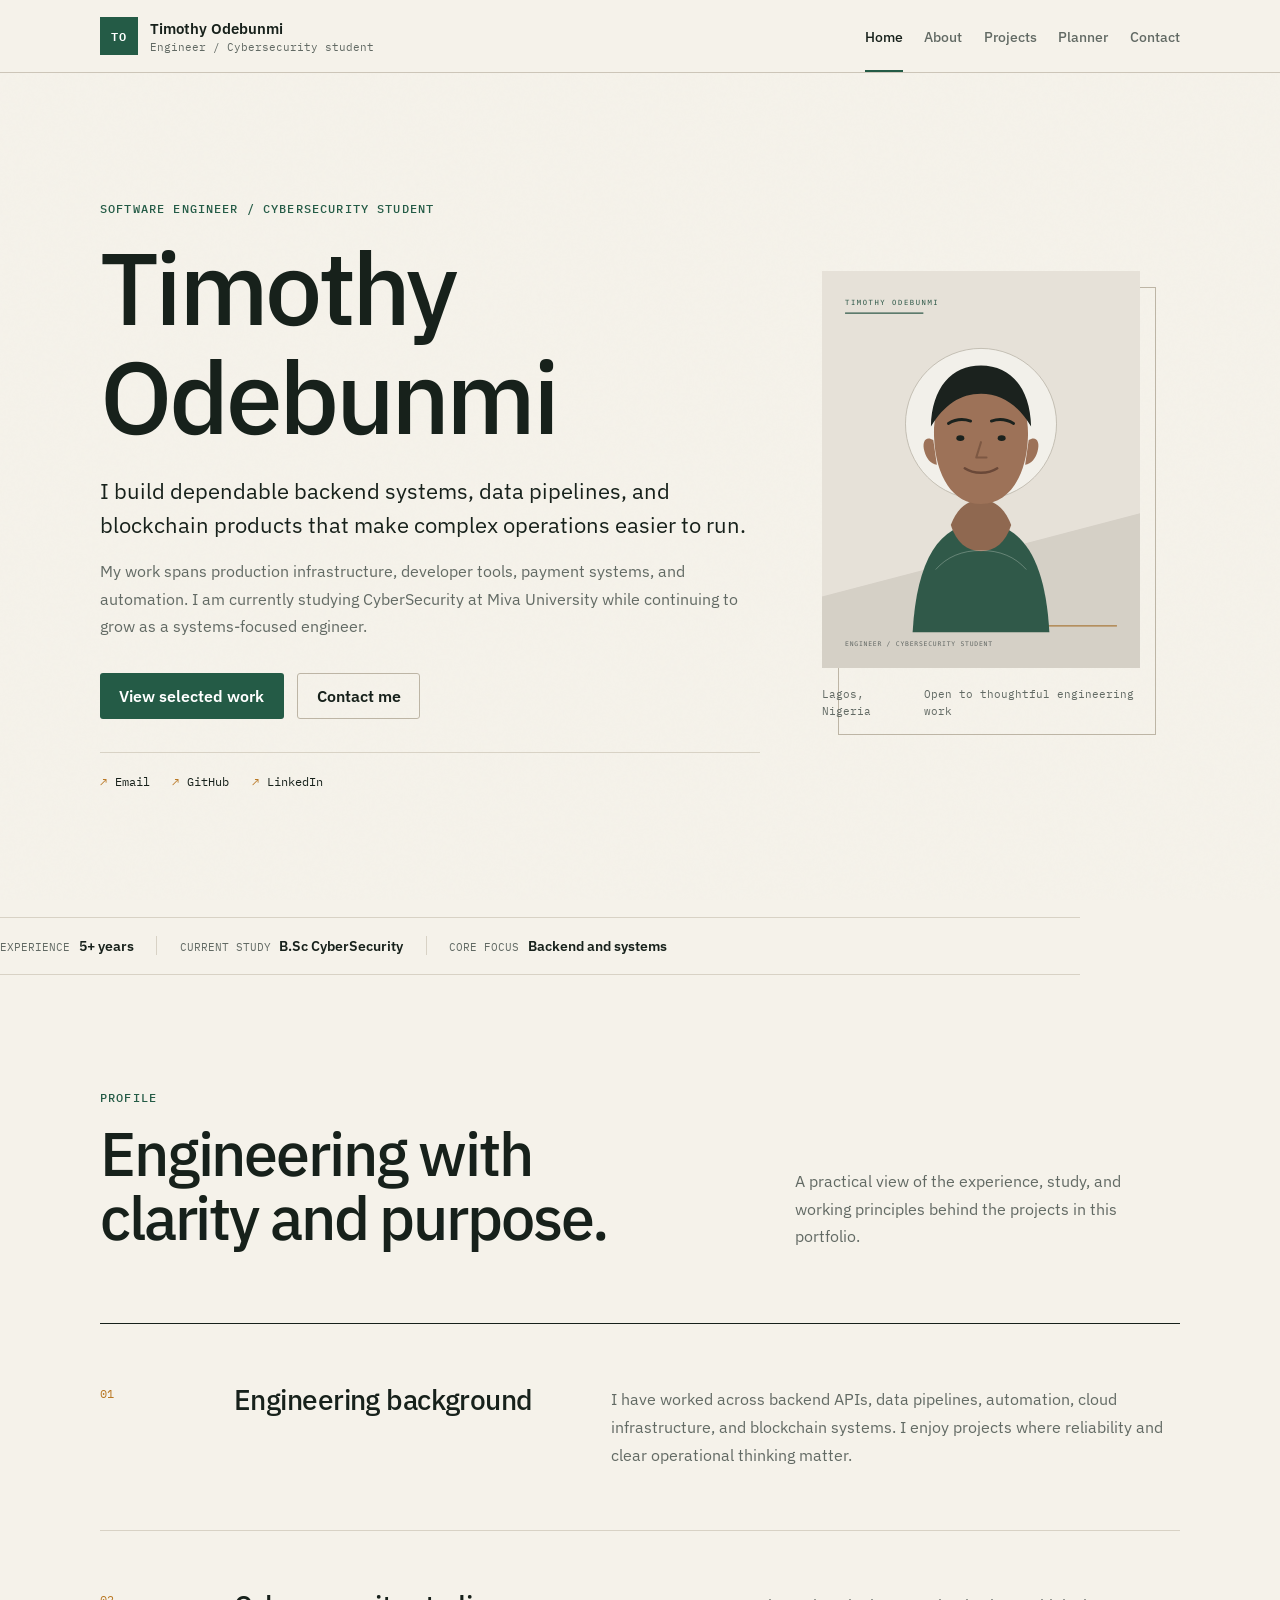
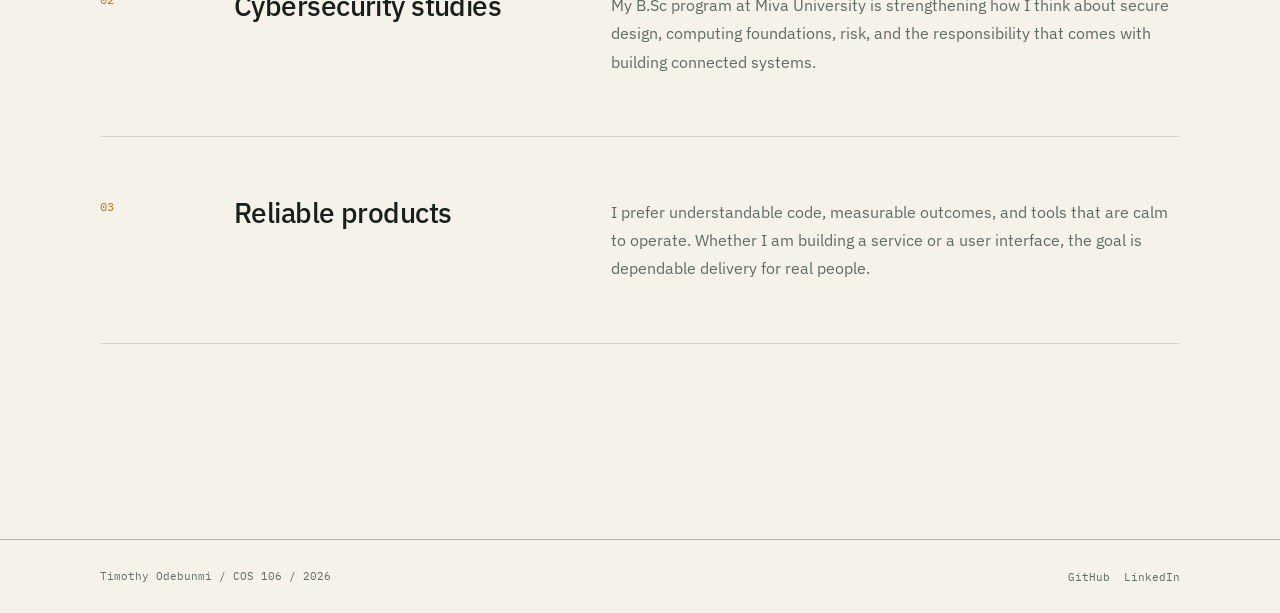
<file: index.html>
<!doctype html>
<html lang="en">
  <head>
    <meta charset="utf-8">
    <meta name="viewport" content="width=device-width, initial-scale=1">
    <meta name="theme-color" content="#f5f2ea">
    <meta name="description" content="Timothy Odebunmi - software engineer and cybersecurity student portfolio.">
    <title>Timothy Odebunmi | Software Engineer</title>
    <link rel="icon" href="assets/images/favicon.svg" type="image/svg+xml">
    <link rel="preconnect" href="https://fonts.googleapis.com">
    <link rel="preconnect" href="https://fonts.gstatic.com" crossorigin>
    <link href="https://fonts.googleapis.com/css2?family=IBM+Plex+Mono:wght@400;500;600&family=IBM+Plex+Sans:wght@400;500;600&display=swap" rel="stylesheet">
    <link rel="stylesheet" href="assets/css/styles.css">
    <script src="assets/js/main.js" defer></script>
  </head>
  <body data-page="home">
    <header class="site-header">
      <div class="container nav-shell">
        <a class="brand" href="index.html" aria-label="Timothy Odebunmi home">
          <span class="brand-mark">TO</span>
          <span><strong>Timothy Odebunmi</strong><small>Engineer / Cybersecurity student</small></span>
        </a>
        <button class="nav-toggle" type="button" data-nav-toggle aria-expanded="false" aria-controls="primary-navigation">Menu</button>
        <nav class="site-nav" id="primary-navigation" data-nav-panel aria-label="Primary navigation">
          <a href="index.html">Home</a>
          <a href="about.html">About</a>
          <a href="projects.html">Projects</a>
          <a href="planner.html">Planner</a>
          <a href="contact.html">Contact</a>
        </nav>
      </div>
    </header>

    <main>
      <section class="hero container">
        <div class="hero-copy reveal">
          <p class="eyebrow">Software engineer / Cybersecurity student</p>
          <h1>Timothy Odebunmi</h1>
          <p class="lead">
            I build dependable backend systems, data pipelines, and blockchain products that make complex operations easier to run.
          </p>
          <p>
            My work spans production infrastructure, developer tools, payment systems, and automation. I am currently studying CyberSecurity at Miva University while continuing to grow as a systems-focused engineer.
          </p>
          <div class="button-row">
            <a class="button button-primary" href="projects.html">View selected work</a>
            <a class="button button-secondary" href="contact.html">Contact me</a>
          </div>
          <div class="professional-links" aria-label="Professional links">
            <a href="mailto:tbodebunmijnr@gmail.com">Email</a>
            <a href="https://github.com/Brymes" target="_blank" rel="noreferrer noopener">GitHub</a>
            <a href="https://www.linkedin.com/in/brymes" target="_blank" rel="noreferrer noopener">LinkedIn</a>
          </div>
        </div>

        <figure class="hero-portrait reveal">
          <img src="assets/images/avatar.svg" alt="Illustrated portrait of Timothy Odebunmi">
          <figcaption class="hero-caption"><span>Lagos, Nigeria</span><span>Open to thoughtful engineering work</span></figcaption>
        </figure>
      </section>

      <dl class="profile-meta container reveal">
        <div><dt>Experience</dt><dd>5+ years</dd></div>
        <div><dt>Current study</dt><dd>B.Sc CyberSecurity</dd></div>
        <div><dt>Core focus</dt><dd>Backend and systems</dd></div>
      </dl>

      <section class="section container reveal">
        <div class="section-heading">
          <div>
            <p class="section-label">Profile</p>
            <h2>Engineering with clarity and purpose.</h2>
          </div>
          <p>A practical view of the experience, study, and working principles behind the projects in this portfolio.</p>
        </div>

        <div class="editorial-list">
          <article class="editorial-row">
            <span class="row-number">01</span>
            <h3>Engineering background</h3>
            <p>I have worked across backend APIs, data pipelines, automation, cloud infrastructure, and blockchain systems. I enjoy projects where reliability and clear operational thinking matter.</p>
          </article>
          <article class="editorial-row">
            <span class="row-number">02</span>
            <h3>Cybersecurity studies</h3>
            <p>My B.Sc program at Miva University is strengthening how I think about secure design, computing foundations, risk, and the responsibility that comes with building connected systems.</p>
          </article>
          <article class="editorial-row">
            <span class="row-number">03</span>
            <h3>Reliable products</h3>
            <p>I prefer understandable code, measurable outcomes, and tools that are calm to operate. Whether I am building a service or a user interface, the goal is dependable delivery for real people.</p>
          </article>
        </div>
      </section>
    </main>

    <footer class="site-footer">
      <div class="container footer-shell">
        <p>Timothy Odebunmi / COS 106 / <span data-current-year></span></p>
        <div class="footer-links">
          <a href="https://github.com/Brymes" target="_blank" rel="noreferrer noopener">GitHub</a>
          <a href="https://www.linkedin.com/in/brymes" target="_blank" rel="noreferrer noopener">LinkedIn</a>
        </div>
      </div>
    </footer>
  </body>
</html>
</file>
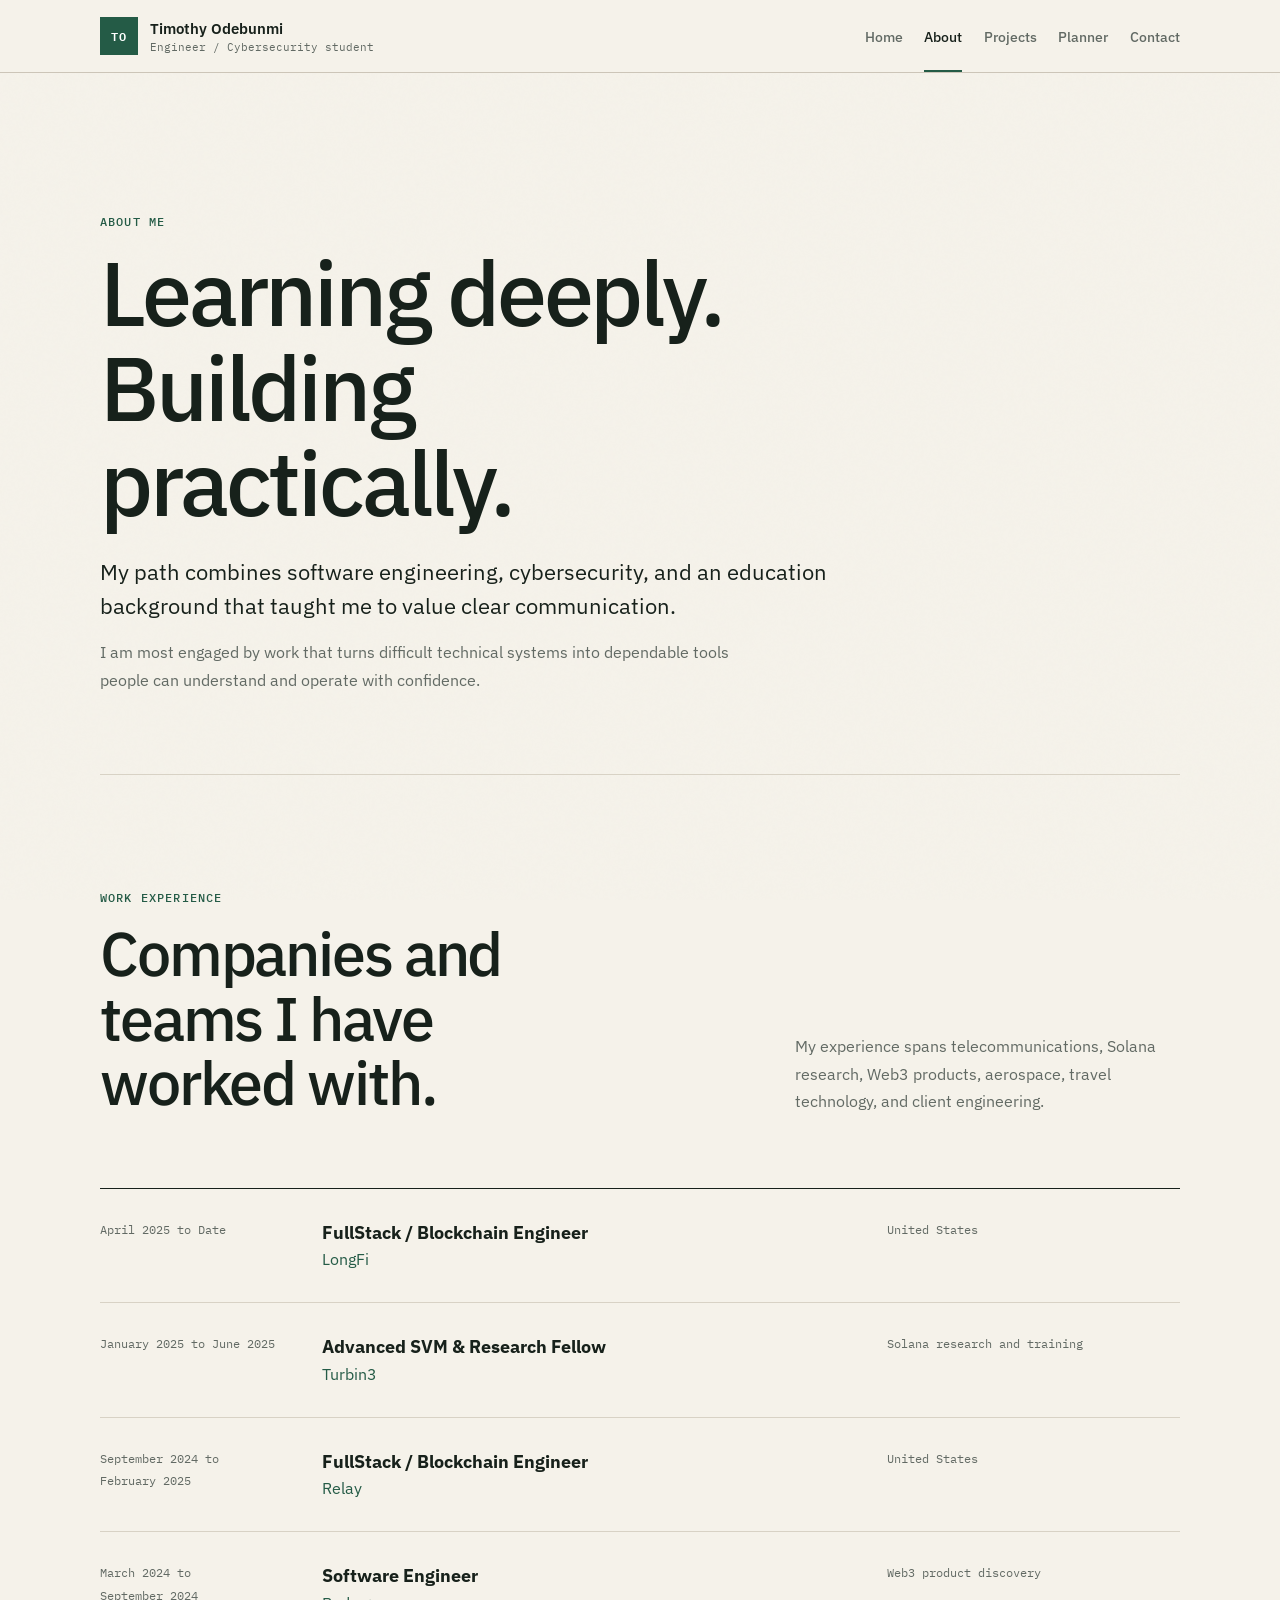
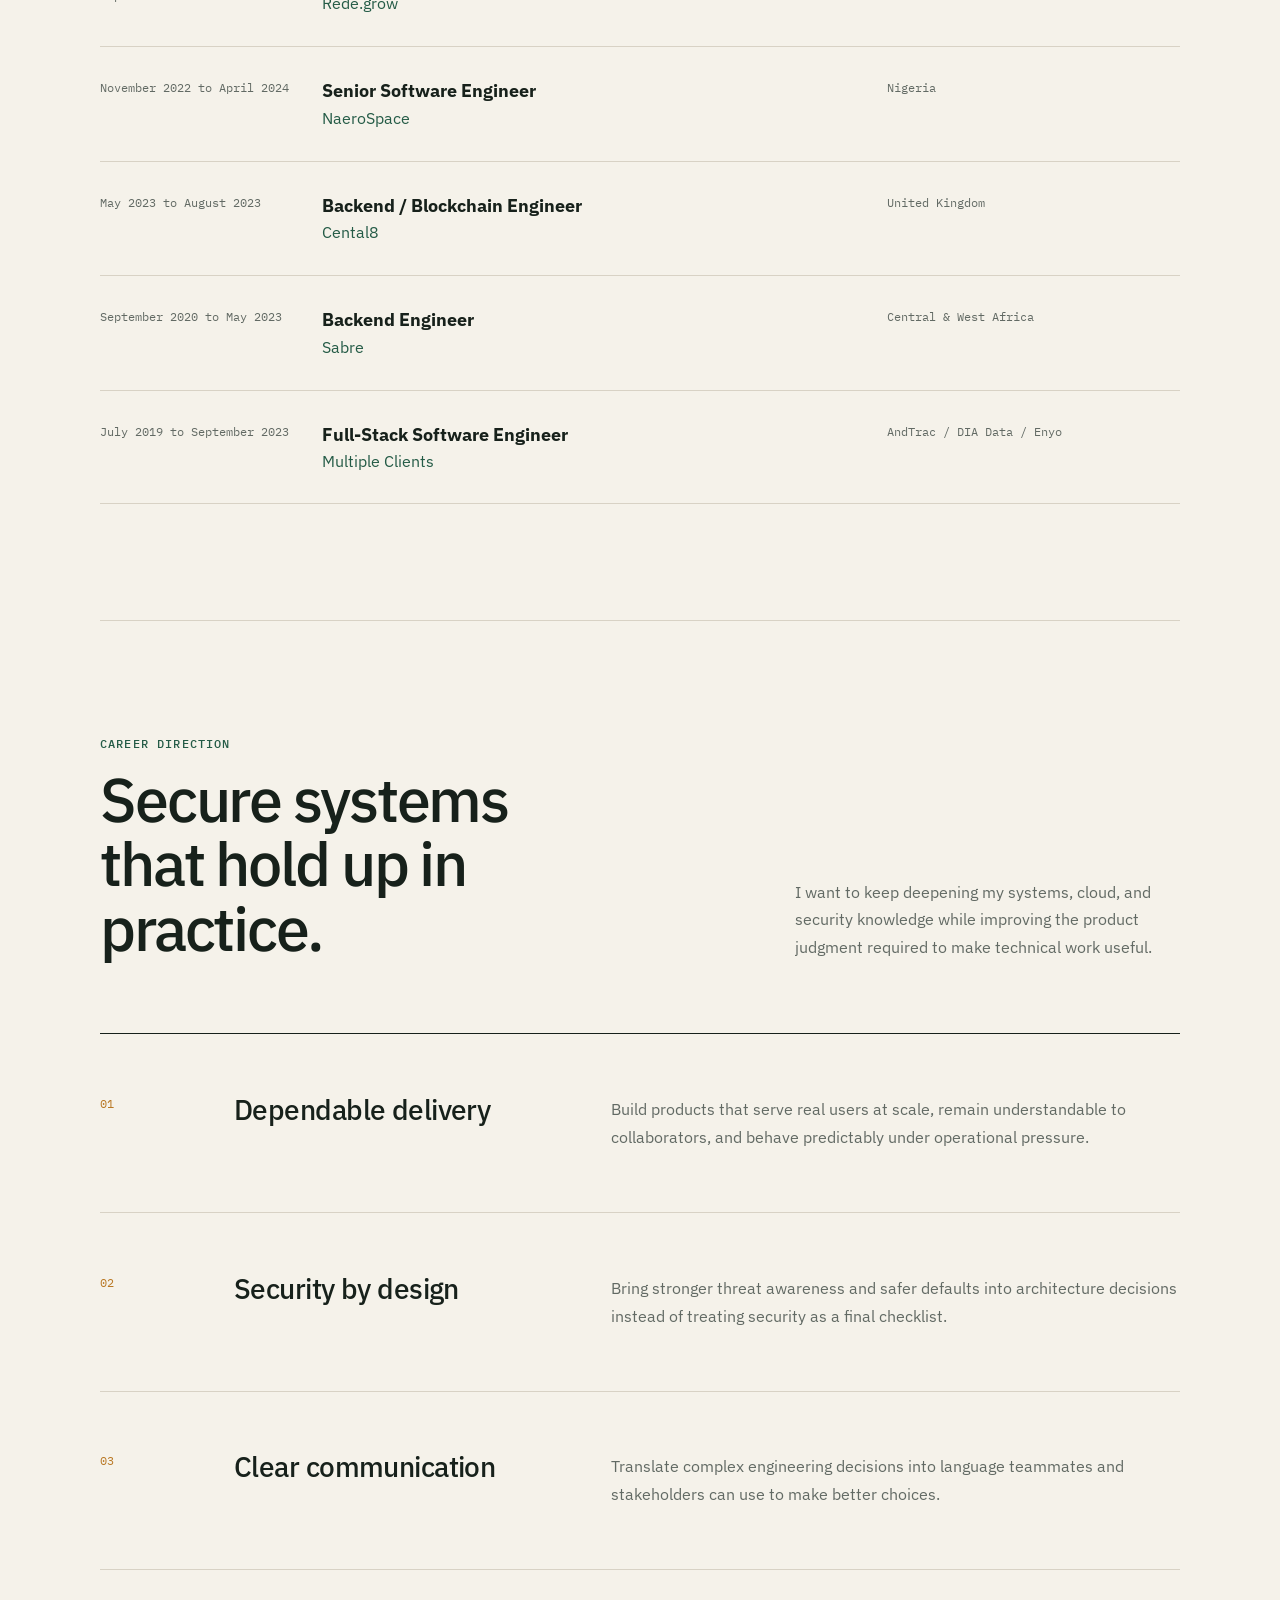
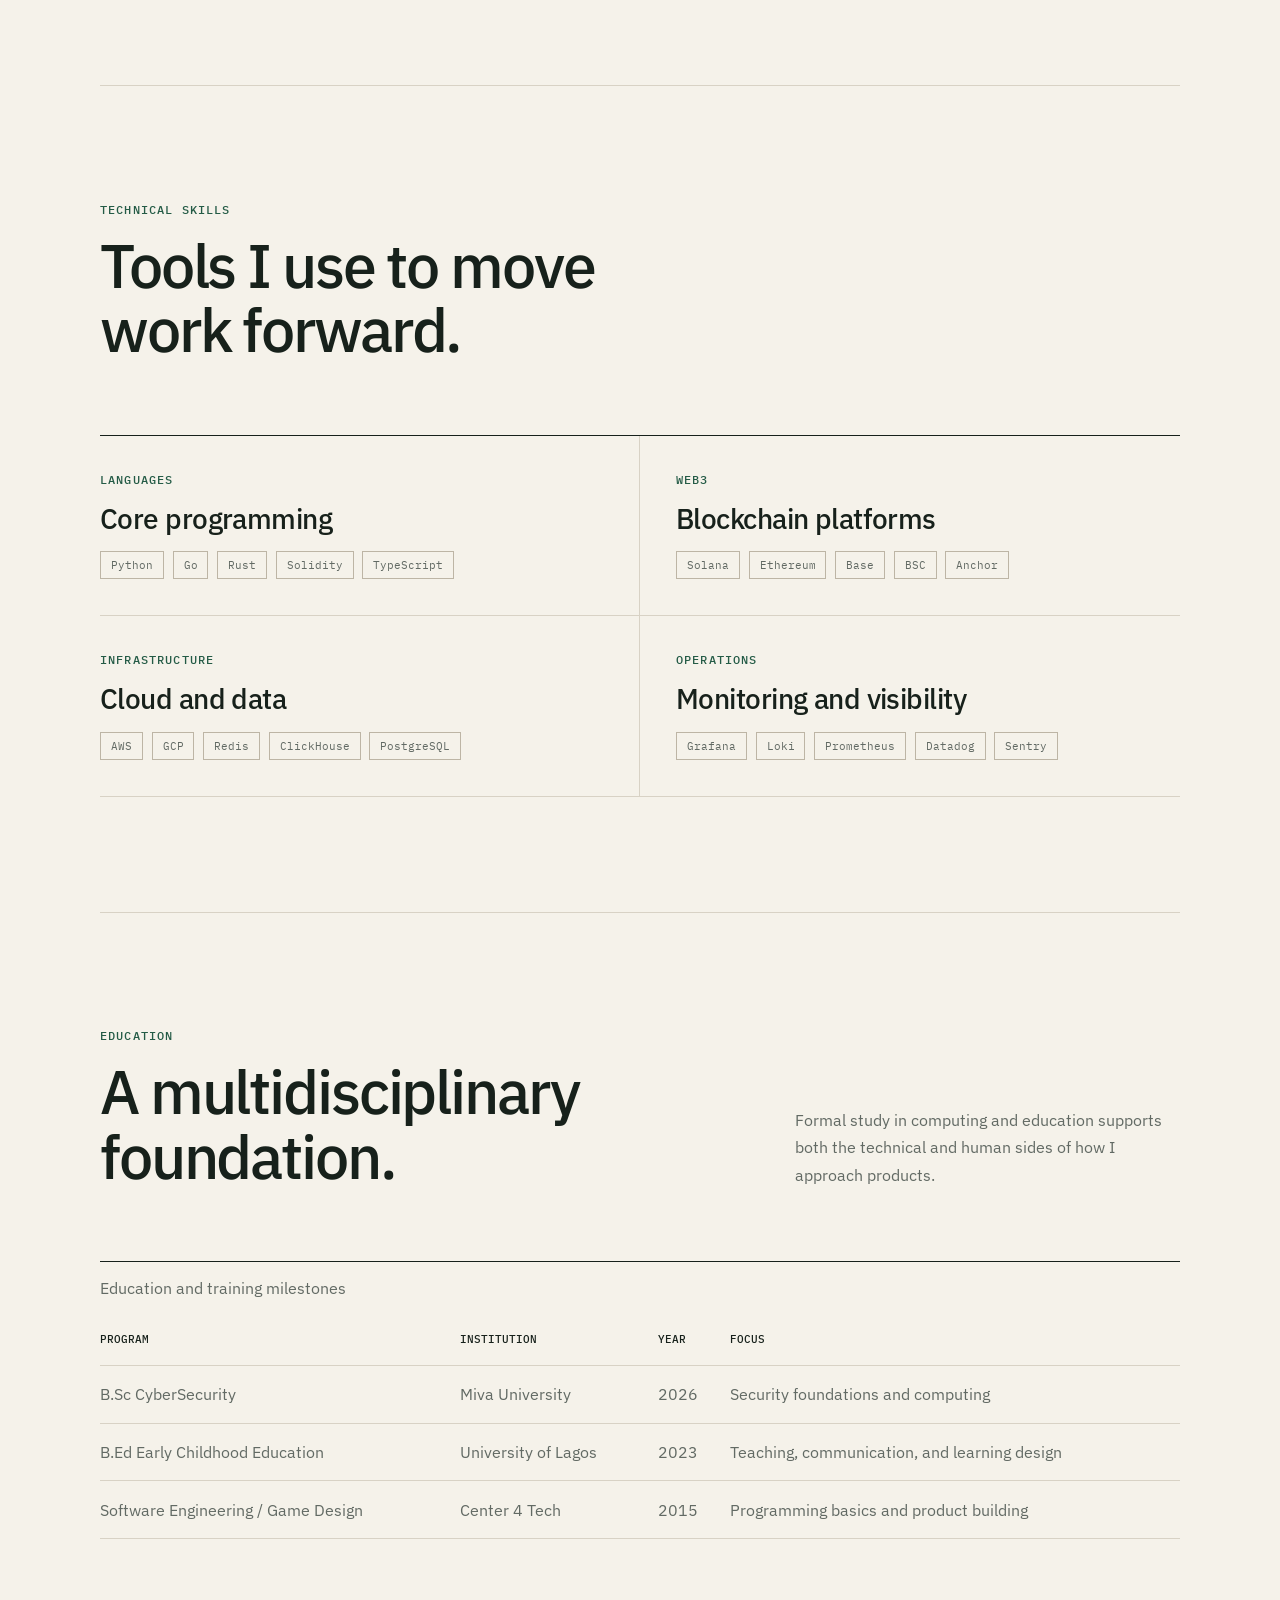
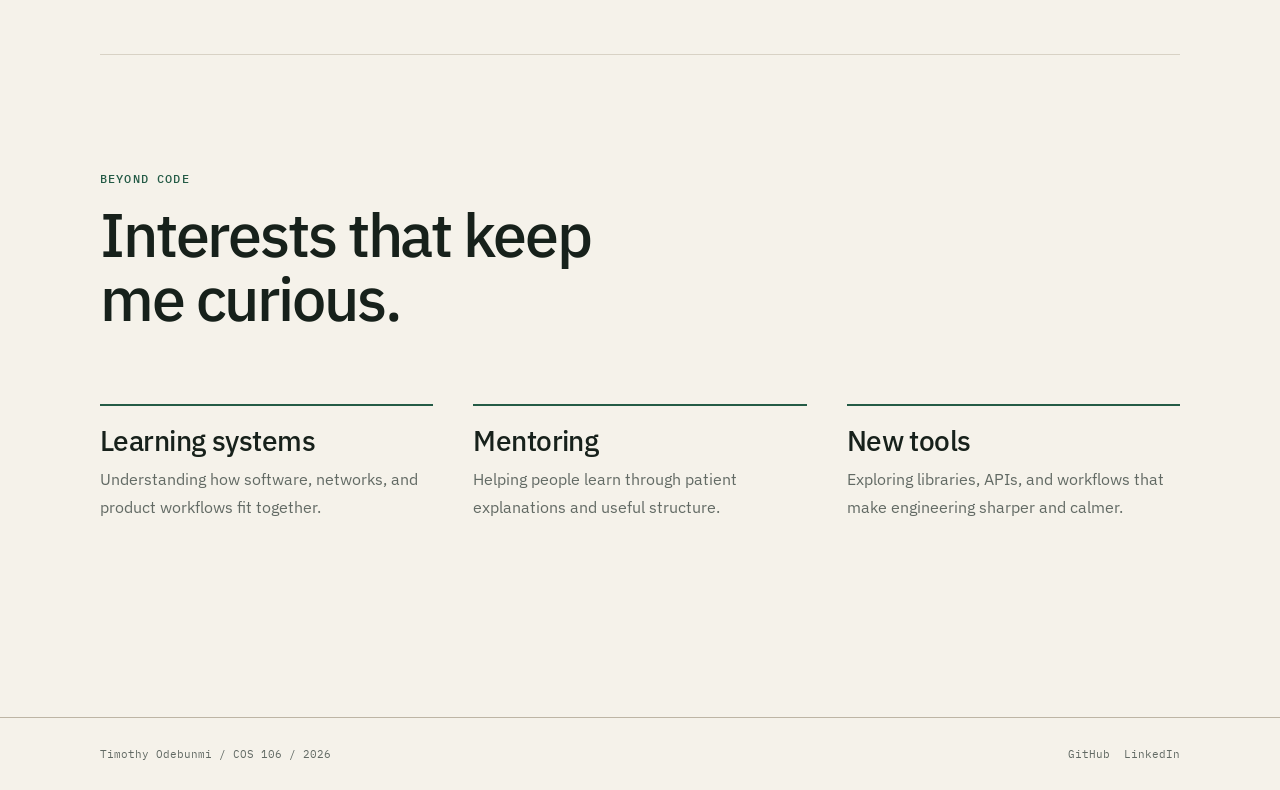
<file: about.html>
<!doctype html>
<html lang="en">
  <head>
    <meta charset="utf-8">
    <meta name="viewport" content="width=device-width, initial-scale=1">
    <meta name="theme-color" content="#f5f2ea">
    <meta name="description" content="Work experience, education, career direction, skills, and interests of Timothy Odebunmi.">
    <title>Timothy Odebunmi | About</title>
    <link rel="icon" href="assets/images/favicon.svg" type="image/svg+xml">
    <link rel="preconnect" href="https://fonts.googleapis.com">
    <link rel="preconnect" href="https://fonts.gstatic.com" crossorigin>
    <link href="https://fonts.googleapis.com/css2?family=IBM+Plex+Mono:wght@400;500;600&family=IBM+Plex+Sans:wght@400;500;600&display=swap" rel="stylesheet">
    <link rel="stylesheet" href="assets/css/styles.css">
    <script src="assets/js/main.js" defer></script>
  </head>
  <body data-page="about">
    <header class="site-header">
      <div class="container nav-shell">
        <a class="brand" href="index.html" aria-label="Timothy Odebunmi home"><span class="brand-mark">TO</span><span><strong>Timothy Odebunmi</strong><small>Engineer / Cybersecurity student</small></span></a>
        <button class="nav-toggle" type="button" data-nav-toggle aria-expanded="false" aria-controls="primary-navigation">Menu</button>
        <nav class="site-nav" id="primary-navigation" data-nav-panel aria-label="Primary navigation"><a href="index.html">Home</a><a href="about.html">About</a><a href="projects.html">Projects</a><a href="planner.html">Planner</a><a href="contact.html">Contact</a></nav>
      </div>
    </header>

    <main>
      <section class="page-hero container">
        <div class="hero-copy reveal">
          <p class="eyebrow">About me</p>
          <h1>Learning deeply. Building practically.</h1>
          <p class="lead">My path combines software engineering, cybersecurity, and an education background that taught me to value clear communication.</p>
          <p>I am most engaged by work that turns difficult technical systems into dependable tools people can understand and operate with confidence.</p>
        </div>
      </section>

      <section class="section container reveal">
        <div class="section-heading">
          <div><p class="section-label">Work experience</p><h2>Companies and teams I have worked with.</h2></div>
          <p>My experience spans telecommunications, Solana research, Web3 products, aerospace, travel technology, and client engineering.</p>
        </div>
        <ol class="experience-list">
          <li>
            <div class="experience-date"><time datetime="2025-04">April 2025</time><span>to Date</span></div>
            <div><strong>FullStack / Blockchain Engineer</strong><a href="https://www.longfisolutions.com" target="_blank" rel="noreferrer noopener">LongFi</a></div>
            <span class="experience-location">United States</span>
          </li>
          <li>
            <div class="experience-date"><time datetime="2025-01">January 2025</time><span>to</span><time datetime="2025-06">June 2025</time></div>
            <div><strong>Advanced SVM &amp; Research Fellow</strong><a href="https://turbin3.org/" target="_blank" rel="noreferrer noopener">Turbin3</a></div>
            <span class="experience-location">Solana research and training</span>
          </li>
          <li>
            <div class="experience-date"><time datetime="2024-09">September 2024</time><span>to</span><time datetime="2025-02">February 2025</time></div>
            <div><strong>FullStack / Blockchain Engineer</strong><a href="https://www.relaywireless.com" target="_blank" rel="noreferrer noopener">Relay</a></div>
            <span class="experience-location">United States</span>
          </li>
          <li>
            <div class="experience-date"><time datetime="2024-03">March 2024</time><span>to</span><time datetime="2024-09">September 2024</time></div>
            <div><strong>Software Engineer</strong><a href="https://myrede.xyz" target="_blank" rel="noreferrer noopener">Rede.grow</a></div>
            <span class="experience-location">Web3 product discovery</span>
          </li>
          <li>
            <div class="experience-date"><time datetime="2022-11">November 2022</time><span>to</span><time datetime="2024-04">April 2024</time></div>
            <div><strong>Senior Software Engineer</strong><a href="https://flynaerospace.com" target="_blank" rel="noreferrer noopener">NaeroSpace</a></div>
            <span class="experience-location">Nigeria</span>
          </li>
          <li>
            <div class="experience-date"><time datetime="2023-05">May 2023</time><span>to</span><time datetime="2023-08">August 2023</time></div>
            <div><strong>Backend / Blockchain Engineer</strong><a href="https://cental8.io" target="_blank" rel="noreferrer noopener">Cental8</a></div>
            <span class="experience-location">United Kingdom</span>
          </li>
          <li>
            <div class="experience-date"><time datetime="2020-09">September 2020</time><span>to</span><time datetime="2023-05">May 2023</time></div>
            <div><strong>Backend Engineer</strong><a href="https://sabrecwa.com" target="_blank" rel="noreferrer noopener">Sabre</a></div>
            <span class="experience-location">Central &amp; West Africa</span>
          </li>
          <li>
            <div class="experience-date"><time datetime="2019-07">July 2019</time><span>to</span><time datetime="2023-09">September 2023</time></div>
            <div><strong>Full-Stack Software Engineer</strong><span class="experience-company">Multiple Clients</span></div>
            <span class="experience-location">AndTrac / DIA Data / Enyo</span>
          </li>
        </ol>
      </section>

      <section class="section container reveal">
        <div class="section-heading">
          <div><p class="section-label">Career direction</p><h2>Secure systems that hold up in practice.</h2></div>
          <p>I want to keep deepening my systems, cloud, and security knowledge while improving the product judgment required to make technical work useful.</p>
        </div>
        <div class="editorial-list">
          <article class="editorial-row"><span class="row-number">01</span><h3>Dependable delivery</h3><p>Build products that serve real users at scale, remain understandable to collaborators, and behave predictably under operational pressure.</p></article>
          <article class="editorial-row"><span class="row-number">02</span><h3>Security by design</h3><p>Bring stronger threat awareness and safer defaults into architecture decisions instead of treating security as a final checklist.</p></article>
          <article class="editorial-row"><span class="row-number">03</span><h3>Clear communication</h3><p>Translate complex engineering decisions into language teammates and stakeholders can use to make better choices.</p></article>
        </div>
      </section>

      <section class="section container reveal">
        <div class="section-heading"><div><p class="section-label">Technical skills</p><h2>Tools I use to move work forward.</h2></div></div>
        <div class="skill-groups">
          <article class="skill-group"><p class="card-kicker">Languages</p><h3>Core programming</h3><div class="stack"><span>Python</span><span>Go</span><span>Rust</span><span>Solidity</span><span>TypeScript</span></div></article>
          <article class="skill-group"><p class="card-kicker">Web3</p><h3>Blockchain platforms</h3><div class="stack"><span>Solana</span><span>Ethereum</span><span>Base</span><span>BSC</span><span>Anchor</span></div></article>
          <article class="skill-group"><p class="card-kicker">Infrastructure</p><h3>Cloud and data</h3><div class="stack"><span>AWS</span><span>GCP</span><span>Redis</span><span>ClickHouse</span><span>PostgreSQL</span></div></article>
          <article class="skill-group"><p class="card-kicker">Operations</p><h3>Monitoring and visibility</h3><div class="stack"><span>Grafana</span><span>Loki</span><span>Prometheus</span><span>Datadog</span><span>Sentry</span></div></article>
        </div>
      </section>

      <section class="section container reveal">
        <div class="section-heading">
          <div><p class="section-label">Education</p><h2>A multidisciplinary foundation.</h2></div>
          <p>Formal study in computing and education supports both the technical and human sides of how I approach products.</p>
        </div>
        <div class="table-wrap">
          <table>
            <caption>Education and training milestones</caption>
            <thead><tr><th scope="col">Program</th><th scope="col">Institution</th><th scope="col">Year</th><th scope="col">Focus</th></tr></thead>
            <tbody>
              <tr><td>B.Sc CyberSecurity</td><td>Miva University</td><td>2026</td><td>Security foundations and computing</td></tr>
              <tr><td>B.Ed Early Childhood Education</td><td>University of Lagos</td><td>2023</td><td>Teaching, communication, and learning design</td></tr>
              <tr><td>Software Engineering / Game Design</td><td>Center 4 Tech</td><td>2015</td><td>Programming basics and product building</td></tr>
            </tbody>
          </table>
        </div>
      </section>

      <section class="section container reveal">
        <div class="section-heading"><div><p class="section-label">Beyond code</p><h2>Interests that keep me curious.</h2></div></div>
        <div class="interest-list">
          <article class="interest-item"><h3>Learning systems</h3><p>Understanding how software, networks, and product workflows fit together.</p></article>
          <article class="interest-item"><h3>Mentoring</h3><p>Helping people learn through patient explanations and useful structure.</p></article>
          <article class="interest-item"><h3>New tools</h3><p>Exploring libraries, APIs, and workflows that make engineering sharper and calmer.</p></article>
        </div>
      </section>
    </main>

    <footer class="site-footer"><div class="container footer-shell"><p>Timothy Odebunmi / COS 106 / <span data-current-year></span></p><div class="footer-links"><a href="https://github.com/Brymes" target="_blank" rel="noreferrer noopener">GitHub</a><a href="https://www.linkedin.com/in/brymes" target="_blank" rel="noreferrer noopener">LinkedIn</a></div></div></footer>
  </body>
</html>
</file>
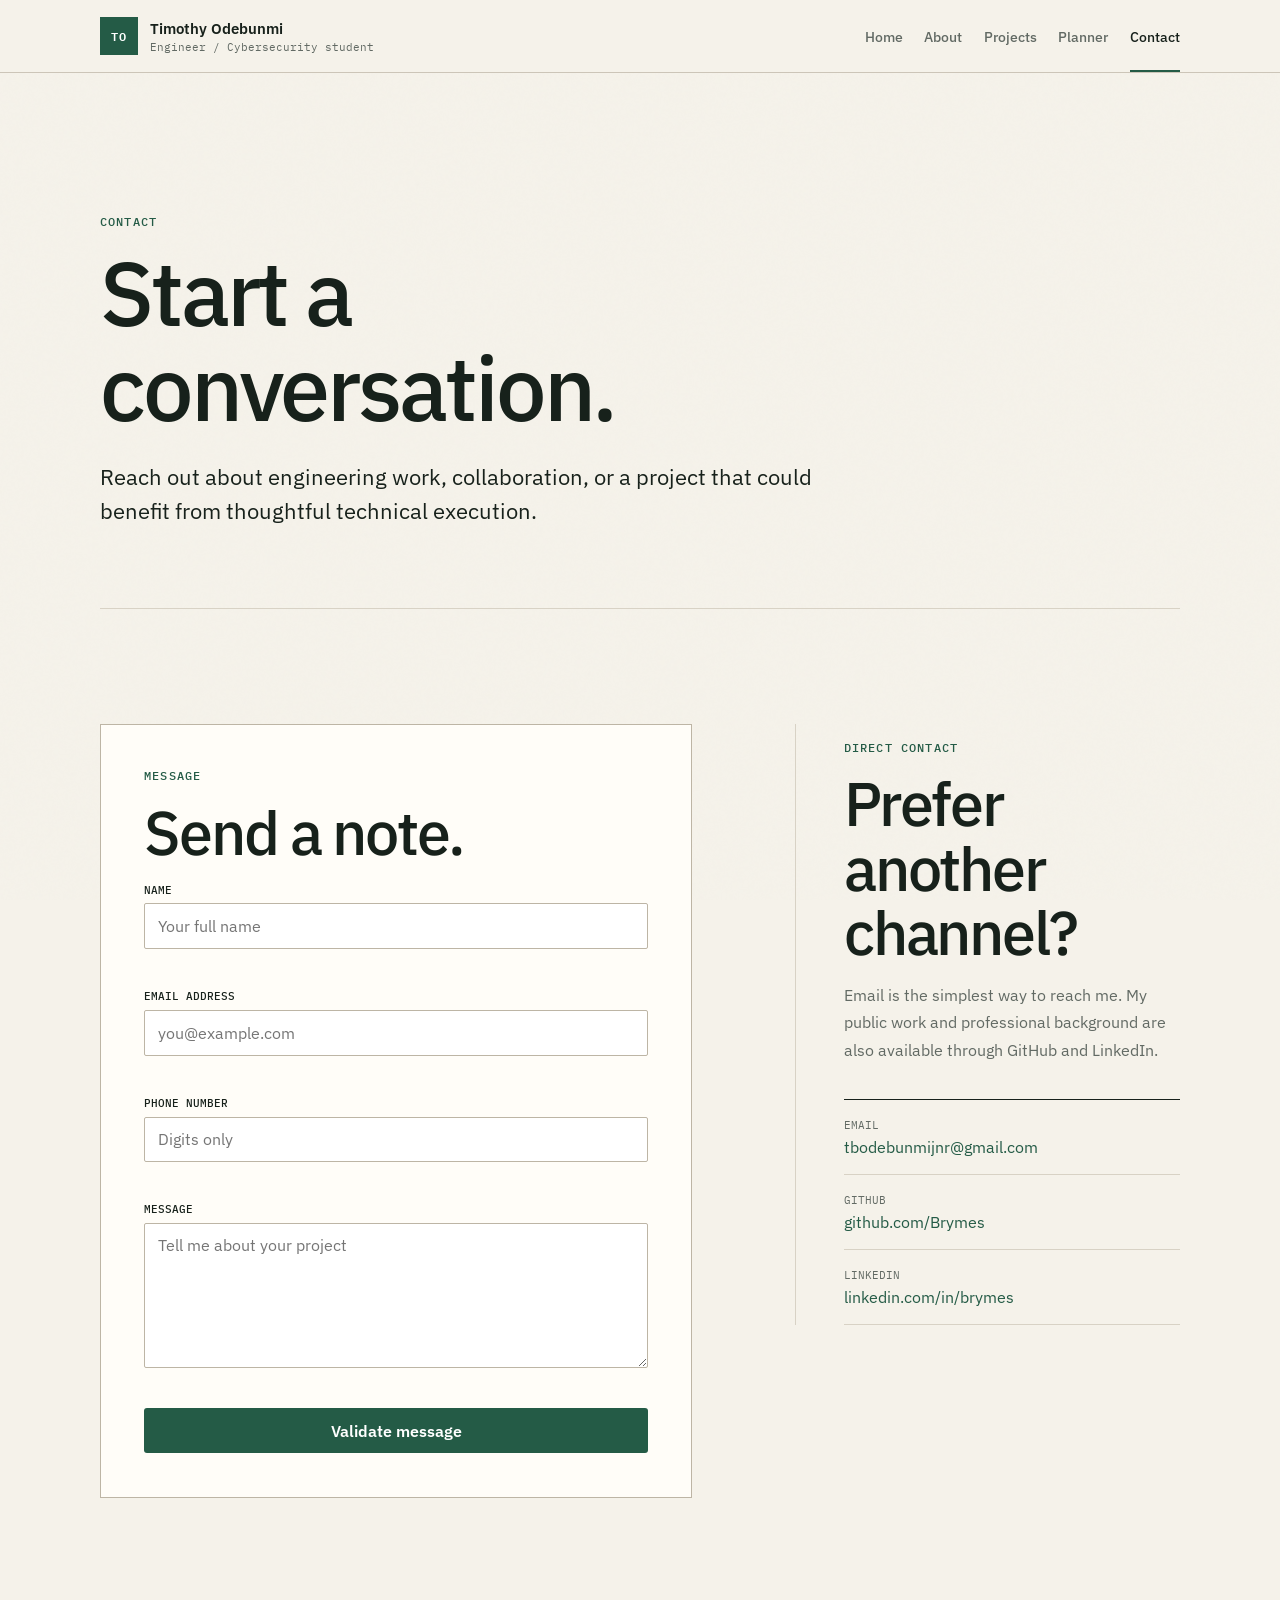
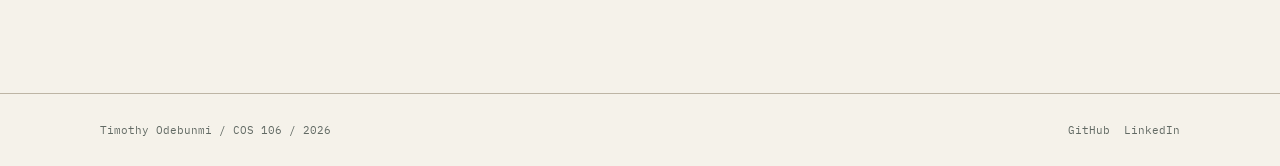
<file: contact.html>
<!doctype html>
<html lang="en">
  <head>
    <meta charset="utf-8">
    <meta name="viewport" content="width=device-width, initial-scale=1">
    <meta name="theme-color" content="#f5f2ea">
    <meta name="description" content="Contact Timothy Odebunmi by email, phone, or validated message form.">
    <title>Timothy Odebunmi | Contact</title>
    <link rel="icon" href="assets/images/favicon.svg" type="image/svg+xml">
    <link rel="preconnect" href="https://fonts.googleapis.com">
    <link rel="preconnect" href="https://fonts.gstatic.com" crossorigin>
    <link href="https://fonts.googleapis.com/css2?family=IBM+Plex+Mono:wght@400;500;600&family=IBM+Plex+Sans:wght@400;500;600&display=swap" rel="stylesheet">
    <link rel="stylesheet" href="assets/css/styles.css">
    <script src="assets/js/main.js" defer></script>
  </head>
  <body data-page="contact">
    <header class="site-header">
      <div class="container nav-shell">
        <a class="brand" href="index.html" aria-label="Timothy Odebunmi home"><span class="brand-mark">TO</span><span><strong>Timothy Odebunmi</strong><small>Engineer / Cybersecurity student</small></span></a>
        <button class="nav-toggle" type="button" data-nav-toggle aria-expanded="false" aria-controls="primary-navigation">Menu</button>
        <nav class="site-nav" id="primary-navigation" data-nav-panel aria-label="Primary navigation"><a href="index.html">Home</a><a href="about.html">About</a><a href="projects.html">Projects</a><a href="planner.html">Planner</a><a href="contact.html">Contact</a></nav>
      </div>
    </header>

    <main>
      <section class="page-hero container">
        <div class="hero-copy reveal"><p class="eyebrow">Contact</p><h1>Start a conversation.</h1><p class="lead">Reach out about engineering work, collaboration, or a project that could benefit from thoughtful technical execution.</p></div>
      </section>

      <section class="section container contact-layout">
        <form class="contact-form reveal" data-contact-form novalidate>
          <div><p class="section-label">Message</p><h2>Send a note.</h2></div>
          <div class="field"><label for="contactName">Name</label><input id="contactName" name="name" type="text" autocomplete="name" placeholder="Your full name" aria-describedby="nameError"><p class="field-error" id="nameError" data-error-for="name"></p></div>
          <div class="field"><label for="contactEmail">Email address</label><input id="contactEmail" name="email" type="email" autocomplete="email" placeholder="you@example.com" aria-describedby="emailError"><p class="field-error" id="emailError" data-error-for="email"></p></div>
          <div class="field"><label for="contactPhone">Phone number</label><input id="contactPhone" name="phone" type="tel" inputmode="numeric" autocomplete="tel" placeholder="Digits only" aria-describedby="phoneError"><p class="field-error" id="phoneError" data-error-for="phone"></p></div>
          <div class="field"><label for="contactMessage">Message</label><textarea id="contactMessage" name="message" rows="6" placeholder="Tell me about your project" aria-describedby="messageError"></textarea><p class="field-error" id="messageError" data-error-for="message"></p></div>
          <button class="button button-primary" type="submit">Validate message</button>
          <div class="form-success" data-contact-success hidden role="status" aria-live="polite"></div>
        </form>

        <aside class="contact-details reveal">
          <p class="section-label">Direct contact</p>
          <h2>Prefer another channel?</h2>
          <p>Email is the simplest way to reach me. My public work and professional background are also available through GitHub and LinkedIn.</p>
          <ul class="contact-list">
            <li><span>Email</span><a href="mailto:tbodebunmijnr@gmail.com">tbodebunmijnr@gmail.com</a></li>
            <li><span>GitHub</span><a href="https://github.com/Brymes" target="_blank" rel="noreferrer noopener">github.com/Brymes</a></li>
            <li><span>LinkedIn</span><a href="https://www.linkedin.com/in/brymes" target="_blank" rel="noreferrer noopener">linkedin.com/in/brymes</a></li>
          </ul>
        </aside>
      </section>
    </main>

    <footer class="site-footer"><div class="container footer-shell"><p>Timothy Odebunmi / COS 106 / <span data-current-year></span></p><div class="footer-links"><a href="https://github.com/Brymes" target="_blank" rel="noreferrer noopener">GitHub</a><a href="https://www.linkedin.com/in/brymes" target="_blank" rel="noreferrer noopener">LinkedIn</a></div></div></footer>
  </body>
</html>
</file>
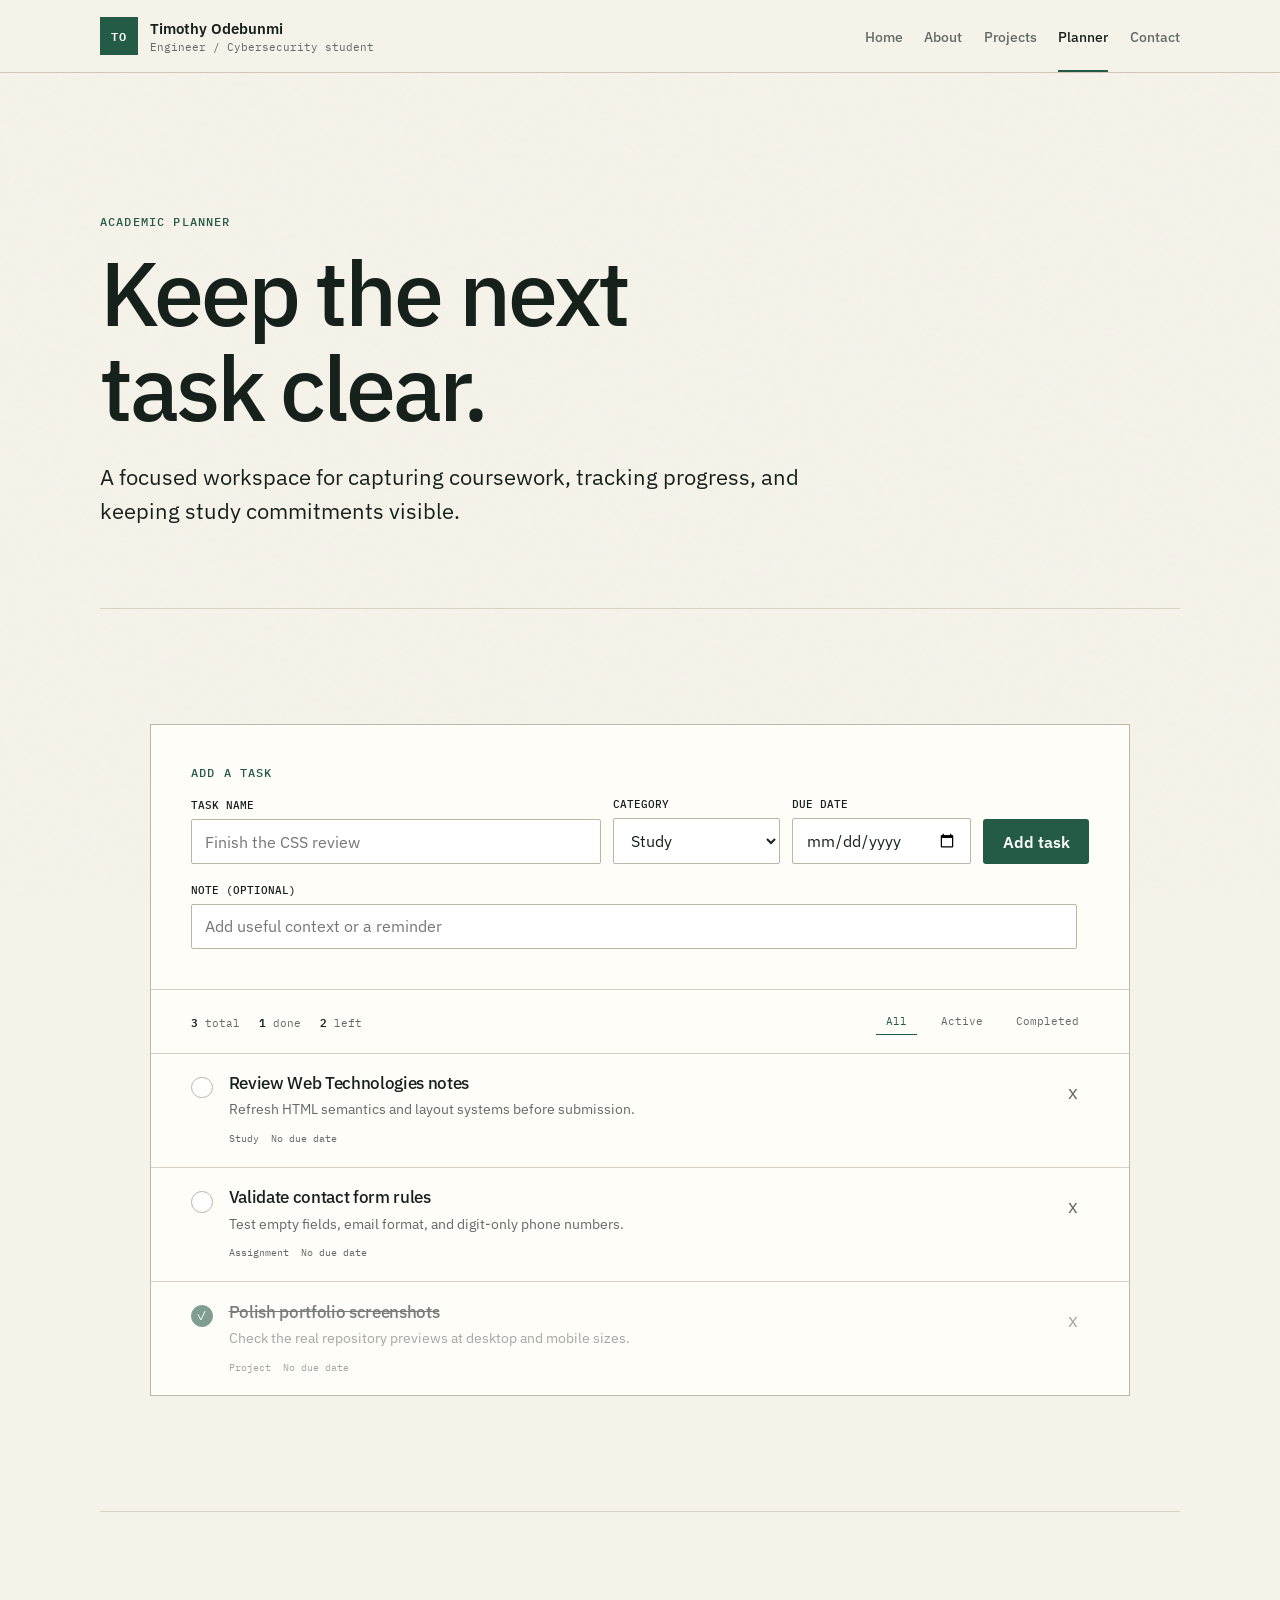
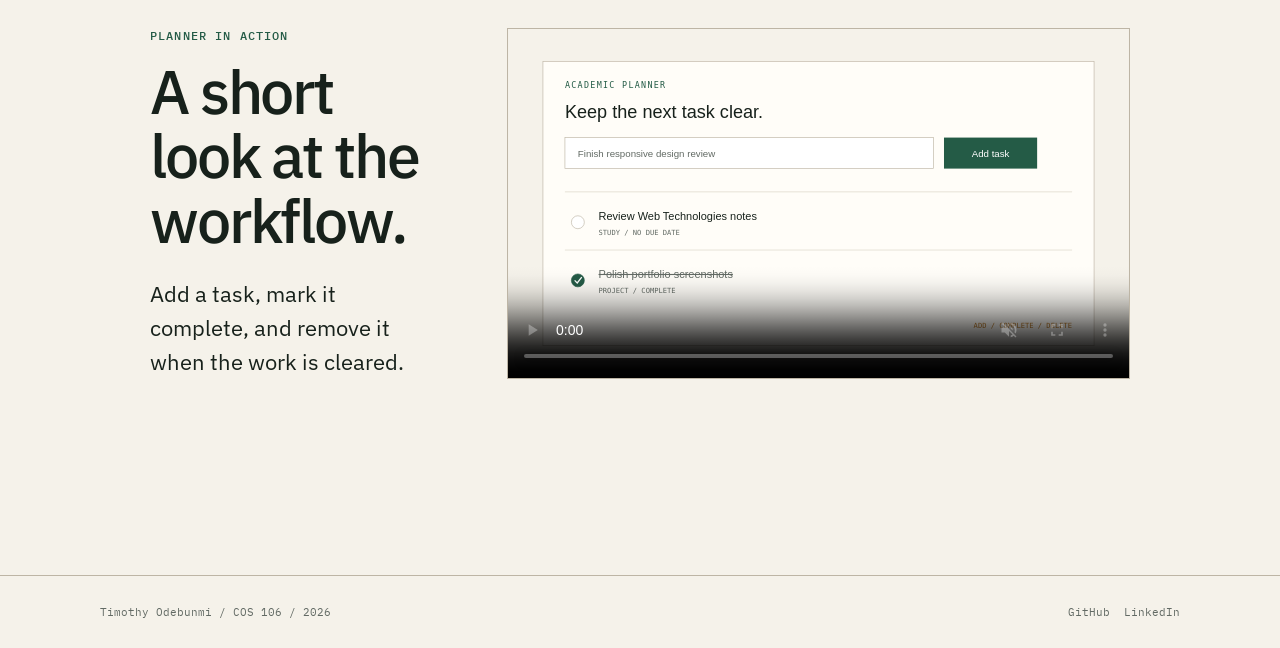
<file: planner.html>
<!doctype html>
<html lang="en">
  <head>
    <meta charset="utf-8">
    <meta name="viewport" content="width=device-width, initial-scale=1">
    <meta name="theme-color" content="#f5f2ea">
    <meta name="description" content="Interactive academic planner for adding, completing, filtering, and deleting study tasks.">
    <title>Timothy Odebunmi | Academic Planner</title>
    <link rel="icon" href="assets/images/favicon.svg" type="image/svg+xml">
    <link rel="preconnect" href="https://fonts.googleapis.com">
    <link rel="preconnect" href="https://fonts.gstatic.com" crossorigin>
    <link href="https://fonts.googleapis.com/css2?family=IBM+Plex+Mono:wght@400;500;600&family=IBM+Plex+Sans:wght@400;500;600&display=swap" rel="stylesheet">
    <link rel="stylesheet" href="assets/css/styles.css">
    <script src="assets/js/main.js" defer></script>
  </head>
  <body data-page="planner">
    <header class="site-header">
      <div class="container nav-shell">
        <a class="brand" href="index.html" aria-label="Timothy Odebunmi home"><span class="brand-mark">TO</span><span><strong>Timothy Odebunmi</strong><small>Engineer / Cybersecurity student</small></span></a>
        <button class="nav-toggle" type="button" data-nav-toggle aria-expanded="false" aria-controls="primary-navigation">Menu</button>
        <nav class="site-nav" id="primary-navigation" data-nav-panel aria-label="Primary navigation"><a href="index.html">Home</a><a href="about.html">About</a><a href="projects.html">Projects</a><a href="planner.html">Planner</a><a href="contact.html">Contact</a></nav>
      </div>
    </header>

    <main>
      <section class="page-hero container">
        <div class="hero-copy reveal">
          <p class="eyebrow">Academic planner</p>
          <h1>Keep the next task clear.</h1>
          <p class="lead">A focused workspace for capturing coursework, tracking progress, and keeping study commitments visible.</p>
        </div>
      </section>

      <section class="section container reveal">
        <div class="planner-workspace">
          <div class="planner-form-shell">
            <p class="section-label">Add a task</p>
            <form class="task-form" data-task-form novalidate>
              <div class="task-form-row">
                <div class="field"><label for="taskTitle">Task name</label><input id="taskTitle" name="task" type="text" placeholder="Finish the CSS review" aria-describedby="taskTitleError"></div>
                <div class="field"><label for="taskCategory">Category</label><select id="taskCategory" name="category"><option>Study</option><option>Assignment</option><option>Project</option><option>Personal</option></select></div>
                <div class="field"><label for="taskDate">Due date</label><input id="taskDate" name="dueDate" type="date"></div>
                <button class="button button-primary" type="submit">Add task</button>
              </div>
              <div class="task-note-row">
                <div class="field"><label for="taskNote">Note <span aria-hidden="true">(optional)</span></label><input id="taskNote" name="note" type="text" placeholder="Add useful context or a reminder"></div>
                <p class="field-error" id="taskTitleError" data-task-error role="alert"></p>
              </div>
            </form>
          </div>

          <div class="planner-toolbar">
            <div class="planner-stats" aria-label="Task progress">
              <span><strong data-task-total>0</strong> total</span>
              <span><strong data-task-completed>0</strong> done</span>
              <span><strong data-task-remaining>0</strong> left</span>
            </div>
            <div class="planner-filters" aria-label="Filter tasks">
              <button class="filter-button" type="button" data-filter="all" aria-pressed="true">All</button>
              <button class="filter-button" type="button" data-filter="active" aria-pressed="false">Active</button>
              <button class="filter-button" type="button" data-filter="completed" aria-pressed="false">Completed</button>
            </div>
          </div>
          <ul class="task-list" data-task-list aria-live="polite"></ul>
        </div>
      </section>

      <section class="section container reveal">
        <div class="planner-demo">
          <div><p class="section-label">Planner in action</p><h2>A short look at the workflow.</h2><p class="lead">Add a task, mark it complete, and remove it when the work is cleared.</p></div>
          <video controls muted loop playsinline preload="metadata" poster="assets/images/planner-demo-poster.svg">
            <source src="assets/media/planner-demo.mp4" type="video/mp4">
            Your browser does not support the planner demonstration video.
          </video>
        </div>
      </section>
    </main>

    <footer class="site-footer">
      <div class="container footer-shell"><p>Timothy Odebunmi / COS 106 / <span data-current-year></span></p><div class="footer-links"><a href="https://github.com/Brymes" target="_blank" rel="noreferrer noopener">GitHub</a><a href="https://www.linkedin.com/in/brymes" target="_blank" rel="noreferrer noopener">LinkedIn</a></div></div>
    </footer>
  </body>
</html>
</file>
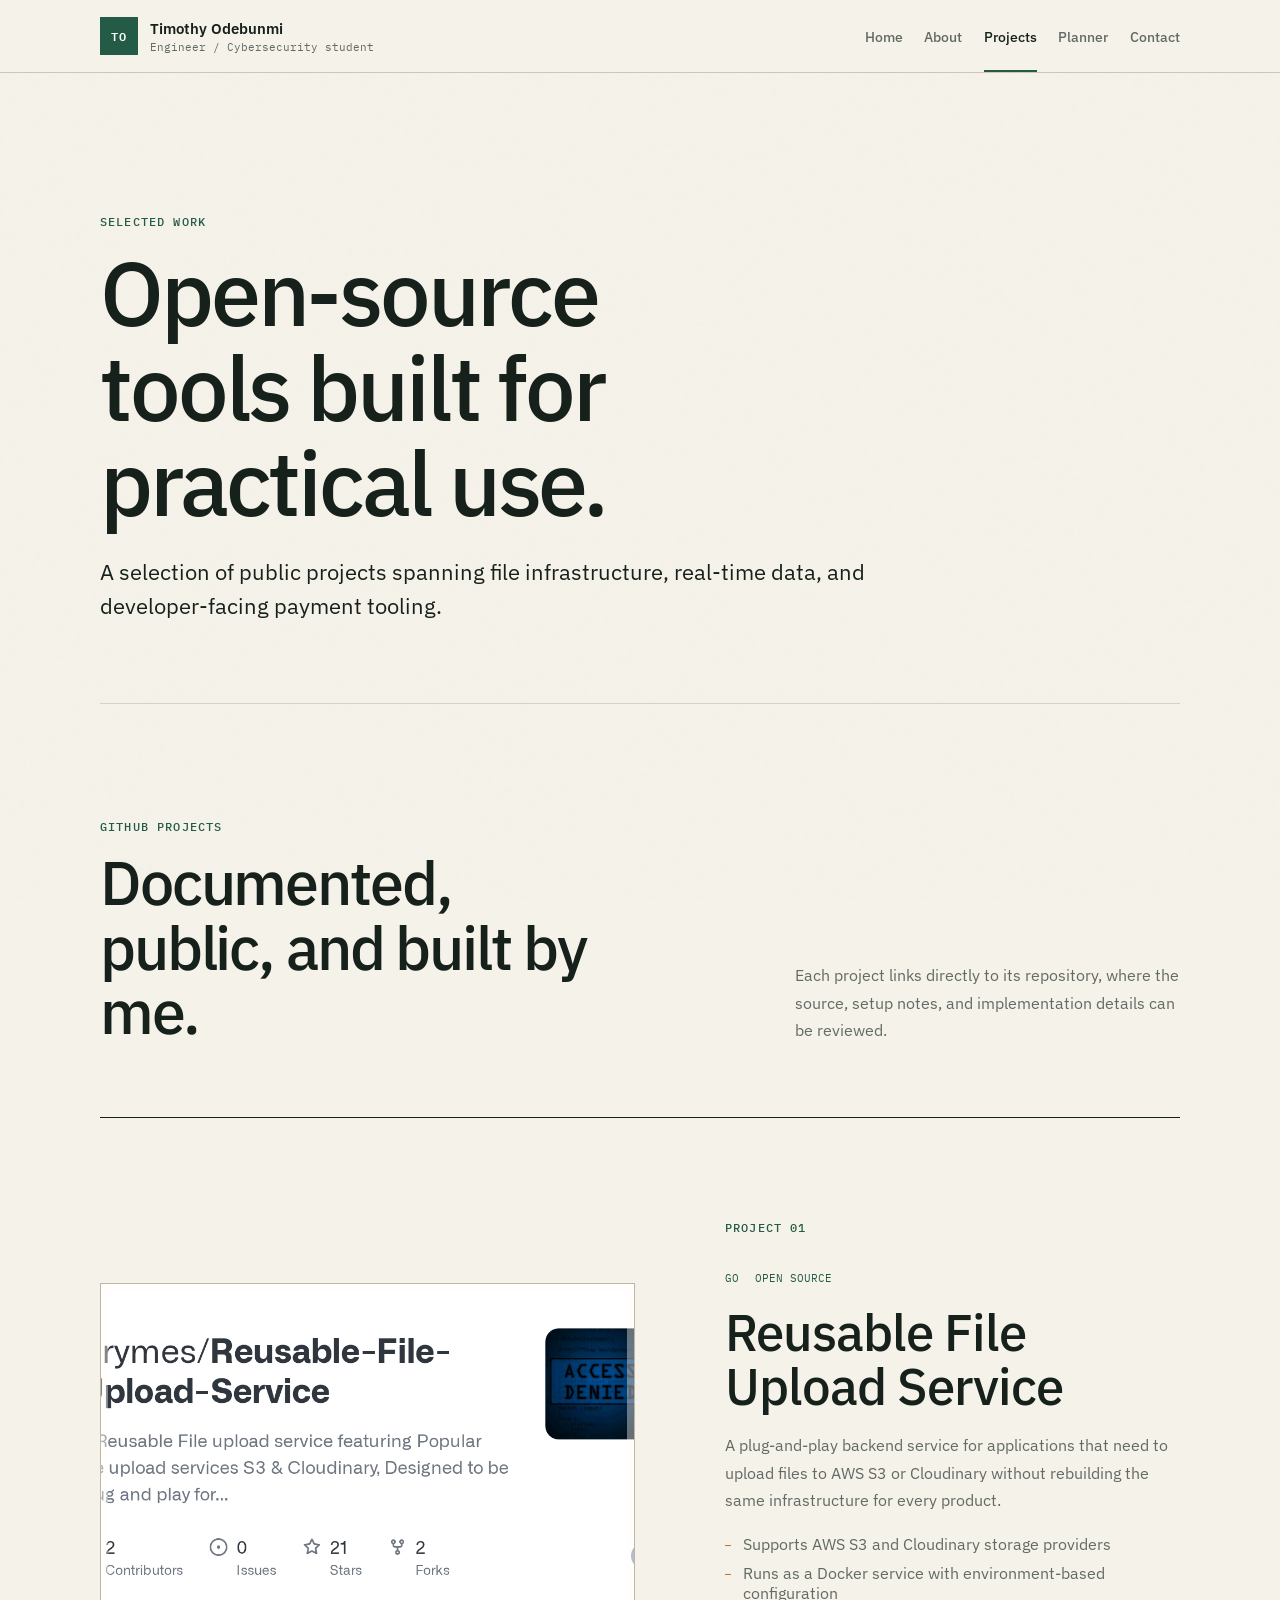
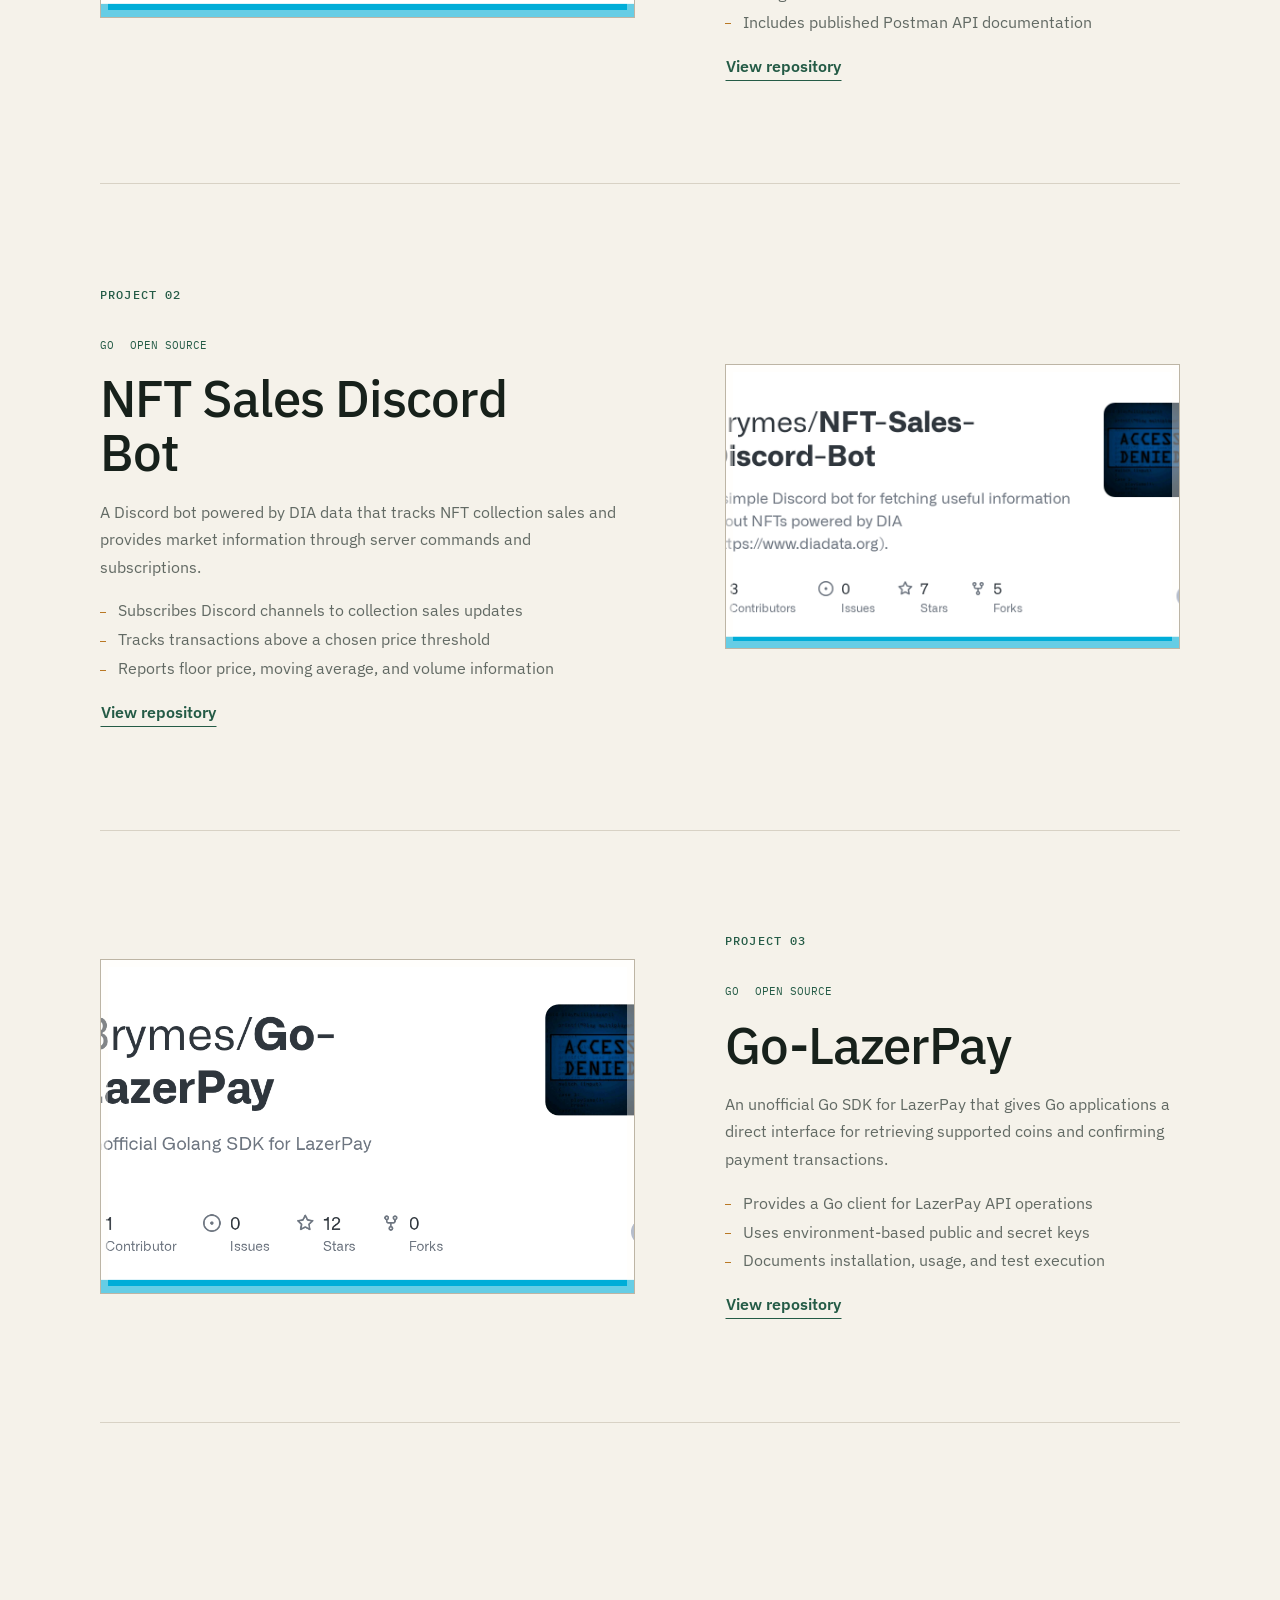
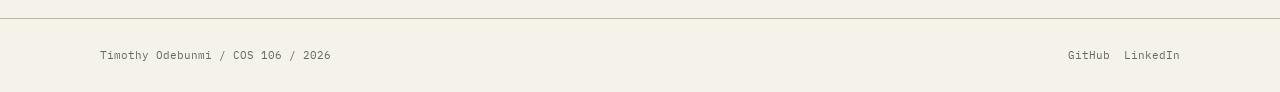
<file: projects.html>
<!doctype html>
<html lang="en">
  <head>
    <meta charset="utf-8">
    <meta name="viewport" content="width=device-width, initial-scale=1">
    <meta name="theme-color" content="#f5f2ea">
    <meta name="description" content="Selected open-source projects by Timothy Odebunmi.">
    <title>Timothy Odebunmi | Projects</title>
    <link rel="icon" href="assets/images/favicon.svg" type="image/svg+xml">
    <link rel="preconnect" href="https://fonts.googleapis.com">
    <link rel="preconnect" href="https://fonts.gstatic.com" crossorigin>
    <link href="https://fonts.googleapis.com/css2?family=IBM+Plex+Mono:wght@400;500;600&family=IBM+Plex+Sans:wght@400;500;600&display=swap" rel="stylesheet">
    <link rel="stylesheet" href="assets/css/styles.css">
    <script src="assets/js/main.js" defer></script>
  </head>
  <body data-page="projects">
    <header class="site-header">
      <div class="container nav-shell">
        <a class="brand" href="index.html" aria-label="Timothy Odebunmi home"><span class="brand-mark">TO</span><span><strong>Timothy Odebunmi</strong><small>Engineer / Cybersecurity student</small></span></a>
        <button class="nav-toggle" type="button" data-nav-toggle aria-expanded="false" aria-controls="primary-navigation">Menu</button>
        <nav class="site-nav" id="primary-navigation" data-nav-panel aria-label="Primary navigation"><a href="index.html">Home</a><a href="about.html">About</a><a href="projects.html">Projects</a><a href="planner.html">Planner</a><a href="contact.html">Contact</a></nav>
      </div>
    </header>

    <main>
      <section class="page-hero container">
        <div class="hero-copy reveal">
          <p class="eyebrow">Selected work</p>
          <h1>Open-source tools built for practical use.</h1>
          <p class="lead">A selection of public projects spanning file infrastructure, real-time data, and developer-facing payment tooling.</p>
        </div>
      </section>

      <section class="section container reveal">
        <div class="section-heading">
          <div><p class="section-label">GitHub projects</p><h2>Documented, public, and built by me.</h2></div>
          <p>Each project links directly to its repository, where the source, setup notes, and implementation details can be reviewed.</p>
        </div>
        <div class="project-grid" data-project-grid aria-live="polite">
          <p class="empty-state">Loading selected projects...</p>
        </div>
      </section>
    </main>

    <footer class="site-footer">
      <div class="container footer-shell"><p>Timothy Odebunmi / COS 106 / <span data-current-year></span></p><div class="footer-links"><a href="https://github.com/Brymes" target="_blank" rel="noreferrer noopener">GitHub</a><a href="https://www.linkedin.com/in/brymes" target="_blank" rel="noreferrer noopener">LinkedIn</a></div></div>
    </footer>
  </body>
</html>
</file>
<file: assets/css/styles.css>
:root {
  color-scheme: light;
  --paper: #f5f2ea;
  --paper-deep: #ebe6da;
  --surface: #fffdf8;
  --ink: #17211b;
  --muted: #626a64;
  --forest: #245b46;
  --forest-dark: #173f30;
  --amber: #b97824;
  --line: #d8d2c5;
  --line-dark: #bdb5a5;
  --danger: #a33a2b;
  --success: #286448;
  --container: 1080px;
  --radius: 10px;
  --font-sans: "IBM Plex Sans", "Helvetica Neue", sans-serif;
  --font-mono: "IBM Plex Mono", monospace;
}

*,
*::before,
*::after {
  box-sizing: border-box;
}

html {
  scroll-behavior: smooth;
}

body {
  margin: 0;
  min-height: 100vh;
  color: var(--ink);
  font-family: var(--font-sans);
  background: var(--paper);
  overflow-x: hidden;
}

body::before {
  content: "";
  position: fixed;
  inset: 0;
  z-index: -1;
  pointer-events: none;
  opacity: 0.35;
  background-image: url("data:image/svg+xml,%3Csvg viewBox='0 0 180 180' xmlns='http://www.w3.org/2000/svg'%3E%3Cfilter id='n'%3E%3CfeTurbulence type='fractalNoise' baseFrequency='.9' numOctaves='2' stitchTiles='stitch'/%3E%3C/filter%3E%3Crect width='100%25' height='100%25' filter='url(%23n)' opacity='.045'/%3E%3C/svg%3E");
}

img,
svg,
video {
  display: block;
  max-width: 100%;
}

a {
  color: inherit;
  text-decoration: none;
}

button,
input,
select,
textarea {
  font: inherit;
}

button {
  cursor: pointer;
}

::selection {
  color: #fff;
  background: var(--forest);
}

.container {
  width: min(100% - 3rem, var(--container));
  margin-inline: auto;
}

.site-header {
  position: sticky;
  top: 0;
  z-index: 50;
  border-bottom: 1px solid rgba(189, 181, 165, 0.72);
  background: rgba(245, 242, 234, 0.94);
  backdrop-filter: blur(12px);
}

.nav-shell {
  position: relative;
  display: flex;
  align-items: center;
  justify-content: space-between;
  gap: 1.5rem;
  min-height: 4.5rem;
}

.brand {
  display: inline-flex;
  align-items: center;
  gap: 0.75rem;
  min-width: 0;
}

.brand-mark {
  display: grid;
  place-items: center;
  width: 2.35rem;
  aspect-ratio: 1;
  color: #fff;
  font-family: var(--font-mono);
  font-size: 0.72rem;
  font-weight: 600;
  letter-spacing: 0.06em;
  background: var(--forest);
}

.brand strong {
  display: block;
  font-size: 0.95rem;
  font-weight: 600;
}

.brand small {
  display: block;
  margin-top: 0.08rem;
  color: var(--muted);
  font-family: var(--font-mono);
  font-size: 0.66rem;
}

.site-nav {
  display: flex;
  align-items: center;
  gap: 1.35rem;
}

.site-nav a {
  position: relative;
  padding: 1.65rem 0 1.55rem;
  color: var(--muted);
  font-size: 0.87rem;
  font-weight: 500;
  transition: color 150ms ease;
}

.site-nav a::after {
  content: "";
  position: absolute;
  right: 0;
  bottom: -1px;
  left: 0;
  height: 2px;
  background: var(--forest);
  transform: scaleX(0);
  transform-origin: left;
  transition: transform 150ms ease;
}

.site-nav a:hover,
.site-nav a:focus-visible,
.site-nav a[aria-current="page"] {
  color: var(--ink);
}

.site-nav a:hover::after,
.site-nav a:focus-visible::after,
.site-nav a[aria-current="page"]::after {
  transform: scaleX(1);
}

.nav-toggle {
  display: none;
  padding: 0.65rem 0;
  border: 0;
  color: var(--ink);
  font-family: var(--font-mono);
  font-size: 0.76rem;
  background: transparent;
}

main {
  padding-bottom: 5rem;
}

.hero {
  display: grid;
  grid-template-columns: minmax(0, 1.35fr) minmax(280px, 0.65fr);
  align-items: center;
  gap: clamp(3rem, 8vw, 7rem);
  min-height: calc(100vh - 4.5rem);
  padding-block: clamp(4rem, 10vw, 8rem);
}

.hero-copy {
  max-width: 690px;
}

.eyebrow,
.section-label,
.meta-label,
.project-number,
.card-kicker {
  margin: 0 0 1rem;
  color: var(--forest);
  font-family: var(--font-mono);
  font-size: 0.72rem;
  font-weight: 500;
  letter-spacing: 0.1em;
  line-height: 1.4;
  text-transform: uppercase;
}

h1,
h2,
h3,
h4 {
  margin: 0;
  font-weight: 500;
  line-height: 1.06;
  letter-spacing: -0.035em;
}

h1 {
  max-width: 12ch;
  font-size: clamp(3.2rem, 8vw, 6.8rem);
}

h2 {
  font-size: clamp(2rem, 5vw, 3.8rem);
}

h3 {
  font-size: clamp(1.25rem, 2.4vw, 1.75rem);
  letter-spacing: -0.02em;
}

p {
  margin: 0;
  color: var(--muted);
  line-height: 1.72;
}

.lead {
  margin-top: 1.5rem;
  max-width: 60ch;
  color: var(--ink);
  font-size: clamp(1.12rem, 2vw, 1.35rem);
  line-height: 1.58;
}

.hero-copy > p:not(.eyebrow):not(.lead) {
  max-width: 64ch;
  margin-top: 1rem;
}

.button-row,
.professional-links,
.footer-links,
.project-actions,
.planner-filters,
.task-actions {
  display: flex;
  flex-wrap: wrap;
  align-items: center;
  gap: 0.85rem;
}

.button-row {
  margin-top: 2rem;
}

.button {
  display: inline-flex;
  align-items: center;
  justify-content: center;
  gap: 0.5rem;
  min-height: 2.85rem;
  padding: 0.72rem 1.15rem;
  border: 1px solid transparent;
  border-radius: 3px;
  font-weight: 600;
  transition: color 150ms ease, background 150ms ease, border-color 150ms ease, transform 150ms ease;
}

.button:hover,
.button:focus-visible {
  transform: translateY(-1px);
}

.button-primary {
  color: #fff;
  background: var(--forest);
}

.button-primary:hover,
.button-primary:focus-visible {
  background: var(--forest-dark);
}

.button-secondary {
  color: var(--ink);
  border-color: var(--line-dark);
  background: transparent;
}

.button-secondary:hover,
.button-secondary:focus-visible {
  border-color: var(--forest);
}

.button-text {
  min-height: auto;
  padding: 0.25rem 0;
  border-radius: 0;
  color: var(--forest);
  border-bottom: 1px solid currentColor;
}

.professional-links {
  gap: 1.4rem;
  margin-top: 2.1rem;
  padding-top: 1.3rem;
  border-top: 1px solid var(--line);
}

.professional-links a {
  display: inline-flex;
  align-items: center;
  gap: 0.5rem;
  color: var(--ink);
  font-family: var(--font-mono);
  font-size: 0.76rem;
}

.professional-links a::before {
  content: "\2197";
  color: var(--amber);
}

.hero-portrait {
  position: relative;
  justify-self: end;
  width: min(100%, 390px);
}

.hero-portrait::before {
  content: "";
  position: absolute;
  inset: 1rem -1rem -1rem 1rem;
  z-index: -1;
  border: 1px solid var(--line-dark);
}

.hero-portrait img {
  width: 100%;
  aspect-ratio: 4 / 5;
  object-fit: cover;
  object-position: top;
  background: var(--paper-deep);
  filter: saturate(0.76) contrast(0.98);
}

.hero-caption {
  display: flex;
  justify-content: space-between;
  gap: 1rem;
  margin-top: 1.15rem;
  color: var(--muted);
  font-family: var(--font-mono);
  font-size: 0.68rem;
  line-height: 1.5;
}

.profile-meta {
  display: flex;
  flex-wrap: wrap;
  gap: 0;
  margin: 0;
  padding: 1.15rem 0;
  border-top: 1px solid var(--line);
  border-bottom: 1px solid var(--line);
}

.profile-meta div {
  display: flex;
  gap: 0.55rem;
  align-items: baseline;
  padding-right: 1.4rem;
  margin-right: 1.4rem;
  border-right: 1px solid var(--line);
}

.profile-meta div:last-child {
  padding-right: 0;
  margin-right: 0;
  border-right: 0;
}

.profile-meta dt {
  color: var(--muted);
  font-family: var(--font-mono);
  font-size: 0.68rem;
  text-transform: uppercase;
}

.profile-meta dd {
  margin: 0;
  font-size: 0.9rem;
  font-weight: 600;
}

.section {
  padding-block: clamp(4rem, 9vw, 7.5rem);
}

.section + .section {
  border-top: 1px solid var(--line);
}

.section-heading {
  display: grid;
  grid-template-columns: minmax(0, 0.9fr) minmax(280px, 0.55fr);
  align-items: end;
  gap: 4rem;
  margin-bottom: clamp(2.5rem, 6vw, 4.5rem);
}

.section-heading h2 {
  max-width: 14ch;
}

.section-heading > p {
  max-width: 48ch;
}

.editorial-list {
  border-top: 1px solid var(--ink);
}

.editorial-row {
  display: grid;
  grid-template-columns: 70px minmax(220px, 0.55fr) minmax(0, 1fr);
  gap: clamp(1.5rem, 5vw, 5rem);
  align-items: start;
  padding-block: clamp(2.2rem, 5vw, 3.8rem);
  border-bottom: 1px solid var(--line);
}

.editorial-row .row-number {
  color: var(--amber);
  font-family: var(--font-mono);
  font-size: 0.78rem;
}

.editorial-row p {
  max-width: 58ch;
  font-size: 1.02rem;
}

.page-hero {
  padding-block: clamp(5rem, 11vw, 9rem) clamp(3rem, 7vw, 5rem);
  border-bottom: 1px solid var(--line);
}

.page-hero .hero-copy {
  max-width: 850px;
}

.page-hero h1 {
  max-width: 13ch;
  font-size: clamp(3rem, 7vw, 6rem);
}

.experience-list {
  list-style: none;
  margin: 0;
  padding: 0;
  border-top: 1px solid var(--ink);
}

.experience-list li {
  display: grid;
  grid-template-columns: 190px minmax(0, 1fr) minmax(190px, 0.55fr);
  gap: 2rem;
  align-items: start;
  padding-block: 2rem;
  border-bottom: 1px solid var(--line);
}

.experience-date,
.experience-location {
  color: var(--muted);
  font-family: var(--font-mono);
  font-size: 0.72rem;
  line-height: 1.6;
}

.experience-date {
  display: flex;
  flex-wrap: wrap;
  gap: 0.25rem 0.45rem;
}

.experience-list strong {
  display: block;
  margin-bottom: 0.35rem;
  font-size: 1.12rem;
}

.experience-list a,
.experience-company {
  display: inline-flex;
  width: fit-content;
  color: var(--forest);
}

.experience-list a {
  border-bottom: 1px solid transparent;
}

.experience-list a:hover,
.experience-list a:focus-visible {
  border-bottom-color: currentColor;
}

.skill-groups {
  display: grid;
  grid-template-columns: repeat(2, minmax(0, 1fr));
  gap: 0;
  border-top: 1px solid var(--ink);
}

.skill-group {
  padding: 2.25rem 2.25rem 2.25rem 0;
  border-bottom: 1px solid var(--line);
}

.skill-group:nth-child(odd) {
  border-right: 1px solid var(--line);
}

.skill-group:nth-child(even) {
  padding-left: 2.25rem;
}

.stack {
  display: flex;
  flex-wrap: wrap;
  gap: 0.55rem;
  margin-top: 1.1rem;
}

.stack span,
.chip {
  display: inline-flex;
  align-items: center;
  width: fit-content;
  padding: 0.38rem 0.62rem;
  border: 1px solid var(--line-dark);
  color: var(--muted);
  font-family: var(--font-mono);
  font-size: 0.67rem;
}

.table-wrap {
  overflow-x: auto;
  border-top: 1px solid var(--ink);
}

table {
  width: 100%;
  min-width: 700px;
  border-collapse: collapse;
}

caption {
  padding: 1rem 0;
  color: var(--muted);
  text-align: left;
}

th,
td {
  padding: 1.15rem 1rem 1.15rem 0;
  border-bottom: 1px solid var(--line);
  text-align: left;
  vertical-align: top;
}

th {
  color: var(--ink);
  font-family: var(--font-mono);
  font-size: 0.7rem;
  font-weight: 500;
  text-transform: uppercase;
}

td {
  color: var(--muted);
}

.interest-list {
  display: grid;
  grid-template-columns: repeat(3, minmax(0, 1fr));
  gap: 2.5rem;
}

.interest-item {
  padding-top: 1.25rem;
  border-top: 2px solid var(--forest);
}

.interest-item h3 {
  margin-bottom: 0.7rem;
}

.project-grid {
  display: grid;
  gap: 0;
}

.project-card {
  display: grid;
  grid-template-columns: minmax(0, 1fr) minmax(300px, 0.85fr);
  gap: clamp(2rem, 7vw, 6rem);
  align-items: center;
  padding-block: clamp(3.5rem, 8vw, 6.5rem);
  border-bottom: 1px solid var(--line);
}

.project-card:first-child {
  border-top: 1px solid var(--ink);
}

.project-card:nth-child(even) .project-media {
  order: 2;
}

.project-media {
  position: relative;
  margin: 0;
  overflow: hidden;
  border: 1px solid var(--line-dark);
  background: var(--paper-deep);
}

.project-media::after {
  content: "";
  position: absolute;
  inset: 0;
  pointer-events: none;
  box-shadow: inset 0 0 0 7px rgba(255, 253, 248, 0.4);
}

.project-media img {
  width: 100%;
  aspect-ratio: 16 / 10;
  object-fit: cover;
}

.project-content {
  display: grid;
  gap: 1.2rem;
}

.project-content h3 {
  max-width: 14ch;
  font-size: clamp(2rem, 4vw, 3.25rem);
}

.project-content ul {
  display: grid;
  gap: 0.55rem;
  margin: 0;
  padding: 0;
  list-style: none;
}

.project-content li {
  position: relative;
  padding-left: 1.1rem;
  color: var(--muted);
}

.project-content li::before {
  content: "";
  position: absolute;
  top: 0.72em;
  left: 0;
  width: 0.36rem;
  height: 1px;
  background: var(--amber);
}

.project-meta {
  display: flex;
  gap: 1rem;
  color: var(--forest);
  font-family: var(--font-mono);
  font-size: 0.7rem;
  text-transform: uppercase;
}

.planner-workspace,
.contact-form {
  border: 1px solid var(--line-dark);
  background: var(--surface);
}

.planner-workspace {
  max-width: 980px;
  margin-inline: auto;
}

.planner-form-shell {
  padding: clamp(1.5rem, 4vw, 2.5rem);
  border-bottom: 1px solid var(--line);
}

.task-form {
  display: grid;
  gap: 1.15rem;
}

.task-form-row {
  display: grid;
  grid-template-columns: minmax(220px, 1.6fr) minmax(120px, 0.65fr) minmax(145px, 0.7fr) auto;
  gap: 0.75rem;
  align-items: end;
}

.task-note-row {
  display: grid;
  grid-template-columns: minmax(0, 1fr) auto;
  gap: 0.75rem;
  align-items: center;
}

.field {
  display: grid;
  gap: 0.42rem;
}

.field label {
  color: var(--ink);
  font-family: var(--font-mono);
  font-size: 0.68rem;
  font-weight: 500;
  text-transform: uppercase;
}

.field input,
.field select,
.field textarea,
.contact-form input,
.contact-form textarea {
  width: 100%;
  min-height: 2.85rem;
  padding: 0.7rem 0.8rem;
  border: 1px solid var(--line-dark);
  border-radius: 2px;
  color: var(--ink);
  background: #fff;
  transition: border-color 150ms ease, box-shadow 150ms ease;
}

.field textarea,
.contact-form textarea {
  min-height: 9rem;
  resize: vertical;
}

.field input:focus,
.field select:focus,
.field textarea:focus,
.contact-form input:focus,
.contact-form textarea:focus {
  outline: none;
  border-color: var(--forest);
  box-shadow: 0 0 0 3px rgba(36, 91, 70, 0.1);
}

.field-error {
  min-height: 1rem;
  color: var(--danger);
  font-size: 0.78rem;
}

.field [aria-invalid="true"] {
  border-color: var(--danger);
}

.planner-toolbar {
  display: flex;
  align-items: center;
  justify-content: space-between;
  gap: 1rem;
  padding: 1.1rem clamp(1.5rem, 4vw, 2.5rem);
  border-bottom: 1px solid var(--line);
}

.planner-stats {
  display: flex;
  align-items: center;
  gap: 1.2rem;
  color: var(--muted);
  font-family: var(--font-mono);
  font-size: 0.69rem;
}

.planner-stats strong {
  color: var(--ink);
  font-weight: 600;
}

.filter-button {
  padding: 0.38rem 0.62rem;
  border: 0;
  border-bottom: 1px solid transparent;
  color: var(--muted);
  font-family: var(--font-mono);
  font-size: 0.68rem;
  background: transparent;
}

.filter-button:hover,
.filter-button:focus-visible,
.filter-button[aria-pressed="true"] {
  color: var(--forest);
  border-bottom-color: var(--forest);
}

.task-list {
  margin: 0;
  padding: 0;
  list-style: none;
}

.task-card {
  display: grid;
  grid-template-columns: auto minmax(0, 1fr) auto;
  gap: 1rem;
  align-items: start;
  padding: 1.35rem clamp(1.5rem, 4vw, 2.5rem);
  border-bottom: 1px solid var(--line);
  transition: background 150ms ease, opacity 150ms ease;
}

.task-card:last-child {
  border-bottom: 0;
}

.task-card:hover {
  background: #faf8f2;
}

.task-card.is-complete {
  opacity: 0.58;
}

.task-card.is-complete h3 {
  text-decoration: line-through;
}

.task-toggle {
  display: grid;
  place-items: center;
  width: 1.35rem;
  height: 1.35rem;
  margin-top: 0.1rem;
  padding: 0;
  border: 1px solid var(--line-dark);
  border-radius: 50%;
  color: transparent;
  background: #fff;
}

.task-toggle[aria-pressed="true"] {
  color: #fff;
  border-color: var(--forest);
  background: var(--forest);
}

.task-toggle[aria-pressed="true"]::after {
  content: "\2713";
  font-size: 0.75rem;
}

.task-content h3 {
  margin-bottom: 0.28rem;
  font-size: 1.05rem;
}

.task-note {
  font-size: 0.88rem;
}

.task-meta {
  display: flex;
  flex-wrap: wrap;
  gap: 0.8rem;
  margin-top: 0.6rem;
  color: var(--muted);
  font-family: var(--font-mono);
  font-size: 0.65rem;
}

.task-delete {
  display: grid;
  place-items: center;
  width: 2rem;
  height: 2rem;
  padding: 0;
  border: 0;
  color: var(--muted);
  font-size: 1.2rem;
  background: transparent;
}

.task-delete:hover,
.task-delete:focus-visible {
  color: var(--danger);
}

.empty-state {
  padding: 4rem 1.5rem;
  color: var(--muted);
  text-align: center;
}

.planner-demo {
  display: grid;
  grid-template-columns: minmax(230px, 0.45fr) minmax(0, 1fr);
  align-items: center;
  gap: clamp(2rem, 6vw, 5rem);
  max-width: 980px;
  margin-inline: auto;
}

.planner-demo video {
  width: 100%;
  border: 1px solid var(--line-dark);
  background: var(--ink);
}

.contact-layout {
  display: grid;
  grid-template-columns: minmax(0, 1fr) minmax(280px, 0.65fr);
  gap: clamp(3rem, 8vw, 7rem);
  align-items: start;
}

.contact-form {
  display: grid;
  gap: 1.1rem;
  padding: clamp(1.5rem, 4vw, 2.7rem);
}

.contact-details {
  padding-left: clamp(1.5rem, 4vw, 3rem);
  border-left: 1px solid var(--line);
}

.contact-details > p {
  margin-top: 1rem;
}

.contact-list {
  margin: 2.2rem 0 0;
  padding: 0;
  list-style: none;
  border-top: 1px solid var(--ink);
}

.contact-list li {
  display: grid;
  gap: 0.3rem;
  padding-block: 1.1rem;
  border-bottom: 1px solid var(--line);
}

.contact-list span {
  color: var(--muted);
  font-family: var(--font-mono);
  font-size: 0.67rem;
  text-transform: uppercase;
}

.contact-list a {
  width: fit-content;
  color: var(--forest);
  overflow-wrap: anywhere;
}

.form-success {
  padding: 0.9rem 1rem;
  border-left: 3px solid var(--success);
  color: var(--success);
  background: #eef5ef;
}

.site-footer {
  border-top: 1px solid var(--line-dark);
}

.footer-shell {
  display: flex;
  align-items: center;
  justify-content: space-between;
  gap: 1.5rem;
  padding-block: 1.7rem;
}

.footer-shell p,
.footer-links a {
  color: var(--muted);
  font-family: var(--font-mono);
  font-size: 0.66rem;
}

.footer-links a:hover,
.footer-links a:focus-visible {
  color: var(--forest);
}

.reveal {
  opacity: 1;
  transform: none;
}

.js .reveal {
  opacity: 0;
  transform: translateY(12px);
  transition: opacity 380ms ease, transform 380ms ease;
}

.js .reveal.is-visible {
  opacity: 1;
  transform: translateY(0);
}

:focus-visible {
  outline: 2px solid var(--amber);
  outline-offset: 3px;
}

@media (max-width: 900px) {
  .nav-toggle {
    display: inline-flex;
  }

  .site-nav {
    position: absolute;
    top: calc(100% + 1px);
    right: 0;
    left: 0;
    display: none;
    align-items: stretch;
    gap: 0;
    padding: 0.7rem 1.5rem 1rem;
    border-bottom: 1px solid var(--line-dark);
    background: var(--paper);
  }

  .site-nav[data-open="true"] {
    display: grid;
  }

  .site-nav a {
    padding: 0.8rem 0;
    border-bottom: 1px solid var(--line);
  }

  .site-nav a:last-child {
    border-bottom: 0;
  }

  .site-nav a::after {
    display: none;
  }

  .hero {
    grid-template-columns: 1fr;
    min-height: auto;
  }

  .hero-portrait {
    justify-self: start;
    width: min(72vw, 390px);
  }

  .section-heading,
  .planner-demo {
    grid-template-columns: 1fr;
    gap: 1.5rem;
  }

  .project-card {
    grid-template-columns: 1fr;
    gap: 2rem;
  }

  .project-card:nth-child(even) .project-media {
    order: 0;
  }

  .task-form-row {
    grid-template-columns: repeat(2, minmax(0, 1fr));
  }

  .contact-layout {
    grid-template-columns: 1fr;
  }

  .contact-details {
    padding-left: 0;
    border-left: 0;
  }
}

@media (max-width: 640px) {
  .container {
    width: min(100% - 2rem, var(--container));
  }

  .brand small {
    display: none;
  }

  .hero {
    gap: 3.5rem;
    padding-block: 4.5rem;
  }

  h1,
  .page-hero h1 {
    font-size: clamp(2.7rem, 15vw, 4.5rem);
  }

  .profile-meta {
    display: grid;
    gap: 0.6rem;
  }

  .profile-meta div {
    padding-right: 0;
    margin-right: 0;
    border-right: 0;
  }

  .editorial-row {
    grid-template-columns: 44px minmax(0, 1fr);
    gap: 1rem;
  }

  .editorial-row p {
    grid-column: 2;
  }

  .experience-list li {
    grid-template-columns: 1fr;
    gap: 0.6rem;
  }

  .skill-groups,
  .interest-list {
    grid-template-columns: 1fr;
  }

  .skill-group,
  .skill-group:nth-child(even) {
    padding: 1.75rem 0;
    border-right: 0;
  }

  .task-form-row,
  .task-note-row {
    grid-template-columns: 1fr;
  }

  .task-form-row .button {
    width: 100%;
  }

  .planner-toolbar {
    align-items: flex-start;
    flex-direction: column;
  }

  .planner-stats {
    width: 100%;
    justify-content: space-between;
  }

  .task-card {
    grid-template-columns: auto minmax(0, 1fr) auto;
    gap: 0.7rem;
    padding-inline: 1rem;
  }

  .footer-shell {
    align-items: flex-start;
    flex-direction: column;
  }
}

@media (prefers-reduced-motion: reduce) {
  html {
    scroll-behavior: auto;
  }

  *,
  *::before,
  *::after {
    animation-duration: 0.01ms !important;
    animation-iteration-count: 1 !important;
    transition-duration: 0.01ms !important;
  }

  .js .reveal {
    opacity: 1;
    transform: none;
  }
}
</file>
